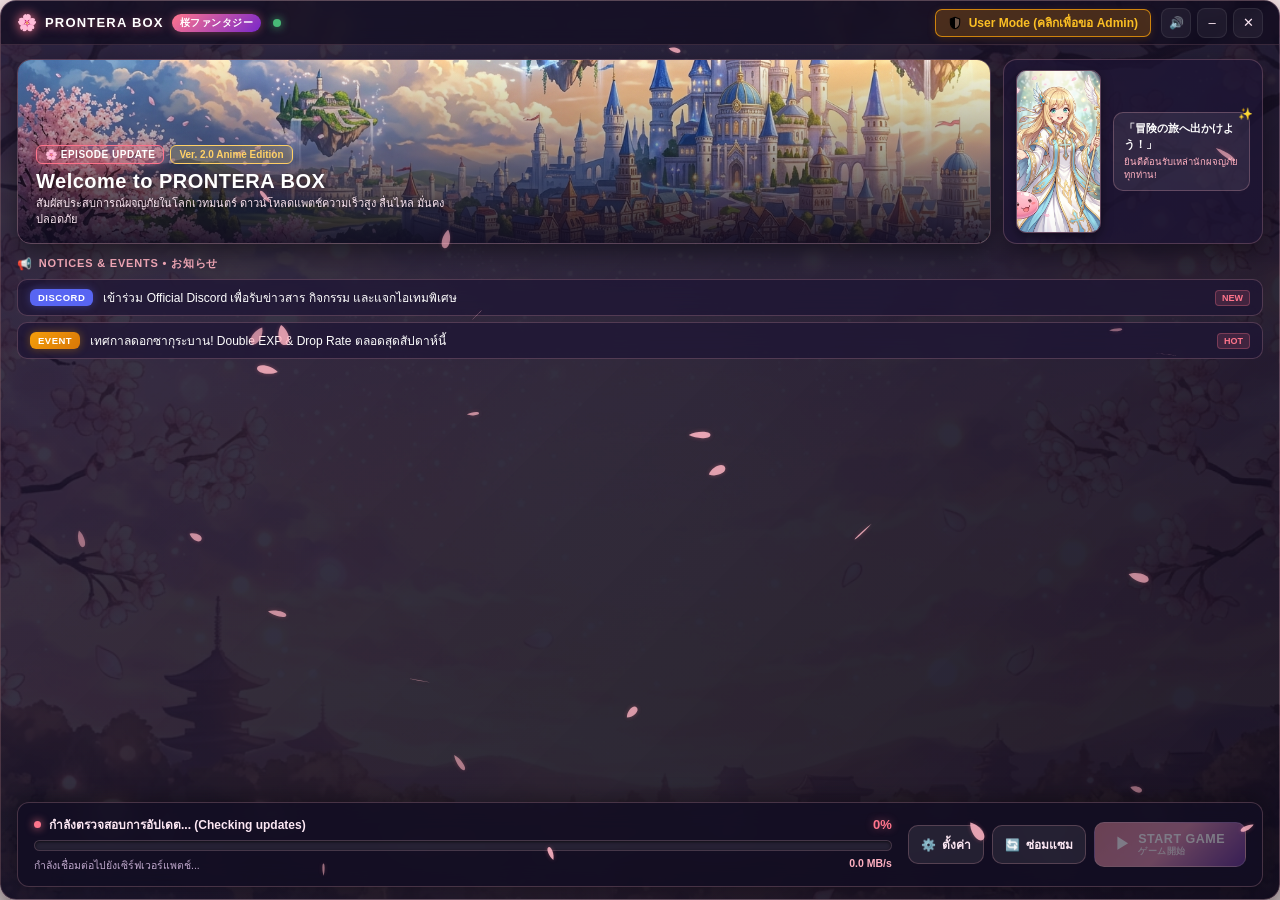
<file: themes/anime-sakura/index.html>
<!DOCTYPE html>
<html lang="ja">
<head>
    <meta charset="UTF-8">
    <meta name="viewport" content="width=device-width, initial-scale=1.0">
    <title>Sakura Anime Patcher</title>
    <link rel="stylesheet" href="style.css">
</head>
<body>
    <!-- Sakura Petals Canvas Background -->
    <canvas id="sakuraCanvas"></canvas>

    <div class="patcher-window">
        <!-- Titlebar -->
        <header class="titlebar" data-patcher-drag>
            <div class="server-badge">
                <span class="sakura-icon">🌸</span>
                <span class="server-title" id="serverTitle">PRONTERA BOX</span>
                <span class="server-jp-tag">桜ファンタジー</span>
                <span class="status-indicator online" title="Server Online"></span>
            </div>
            <div class="window-controls no-drag">
                <button type="button" class="admin-mode-btn user-mode no-drag sound-click" id="btnAdminMode" title="สลับโหมดสิทธิ์ผู้ดูแลระบบ (Run as Administrator)">
                    <svg class="shield-icon" width="14" height="14" viewBox="0 0 24 24" aria-hidden="true">
                        <path d="M12 2L4 5v6.09c0 5.05 3.41 9.76 8 10.91 4.59-1.15 8-5.86 8-10.91V5l-8-3z" fill="rgba(255,255,255,0.2)" stroke="#000" stroke-width="1.8" stroke-linejoin="round"/>
                        <path d="M12 2L4 5v6.09c0 5.05 3.41 9.76 8 10.91V2z" fill="#000"/>
                    </svg>
                    <span id="adminModeText">User Mode (คลิกเพื่อขอ Admin)</span>
                </button>
                <button type="button" class="win-btn sound-toggle no-drag" id="btnSoundToggle" title="Toggle Sound">&#128266;</button>
                <button type="button" class="win-btn minimize no-drag" onclick="window.PatcherAPI && window.PatcherAPI.minimize()" title="Minimize">&#8211;</button>
                <button type="button" class="win-btn close no-drag" onclick="window.PatcherAPI && window.PatcherAPI.close()" title="Close">&#10005;</button>
            </div>
        </header>

        <!-- Main Body -->
        <main class="main-content">
            <!-- Top Hero Grid: Banner + Mascot -->
            <section class="hero-grid">
                <!-- News Banner -->
                <div class="news-banner">
                    <img src="assets/banner.jpg" alt="Episode Banner" class="banner-img">
                    <div class="banner-gradient"></div>
                    <div class="banner-overlay">
                        <div class="banner-badges">
                            <span class="badge-sakura">🌸 EPISODE UPDATE</span>
                            <span class="badge-edition">Ver. 2.0 Anime Edition</span>
                        </div>
                        <h2 class="banner-title">Welcome to PRONTERA BOX</h2>
                        <p class="banner-subtitle">สัมผัสประสบการณ์ผจญภัยในโลกเวทมนตร์ ดาวน์โหลดแพตช์ความเร็วสูง ลื่นไหล มั่นคง ปลอดภัย</p>
                    </div>
                </div>

                <!-- Mascot Greeting Card -->
                <div class="mascot-card">
                    <div class="mascot-img-wrap">
                        <img src="assets/mascot.jpg" alt="Patcher Mascot Priestess" class="mascot-img">
                    </div>
                    <div class="mascot-bubble">
                        <span class="bubble-sparkle">✨</span>
                        <p class="bubble-text">「冒険の旅へ出かけよう！」<br><small>ยินดีต้อนรับเหล่านักผจญภัยทุกท่าน!</small></p>
                    </div>
                </div>
            </section>

            <!-- Notice & Event Board -->
            <section class="notice-board">
                <div class="notice-header">
                    <span class="notice-title-icon">📢</span>
                    <span class="notice-title-text">NOTICES & EVENTS • お知らせ</span>
                </div>
                <div class="notice-list">
                    <a href="https://discord.gg" target="_blank" rel="noopener noreferrer" class="notice-item">
                        <span class="notice-badge badge-discord">DISCORD</span>
                        <span class="notice-text">เข้าร่วม Official Discord เพื่อรับข่าวสาร กิจกรรม และแจกไอเทมพิเศษ</span>
                        <span class="notice-date">NEW</span>
                    </a>
                    <a href="#" target="_blank" rel="noopener noreferrer" class="notice-item" id="noticeLinkItem">
                        <span class="notice-badge badge-event">EVENT</span>
                        <span class="notice-text">เทศกาลดอกซากุระบาน! Double EXP & Drop Rate ตลอดสุดสัปดาห์นี้</span>
                        <span class="notice-date">HOT</span>
                    </a>
                </div>
            </section>

            <!-- Patch Progress & Action Controls -->
            <footer class="footer-controls">
                <div class="progress-section">
                    <div class="status-header">
                        <div class="status-label-group">
                            <span class="status-dot"></span>
                            <span class="status-label" id="statusText">กำลังตรวจสอบการอัปเดต... (Checking updates)</span>
                        </div>
                        <span class="status-percentage" id="percentText">0%</span>
                    </div>

                    <div class="progress-track">
                        <div class="progress-bar-fill" id="progressFill">
                            <div class="progress-shimmer"></div>
                        </div>
                    </div>

                    <div class="status-details">
                        <span class="detail-file" id="detailFile">กำลังเชื่อมต่อไปยังเซิร์ฟเวอร์แพตช์...</span>
                        <span class="detail-speed" id="detailSpeed">0.0 MB/s</span>
                    </div>
                </div>

                <div class="action-buttons">
                    <button class="btn btn-secondary sound-click" onclick="window.PatcherAPI && window.PatcherAPI.openSetup()" title="Settings">
                        <span class="btn-icon">⚙️</span>
                        <span class="btn-text">ตั้งค่า</span>
                    </button>
                    <button class="btn btn-secondary sound-click" onclick="window.PatcherAPI && window.PatcherAPI.forceRepatch()" title="Repair Game Files">
                        <span class="btn-icon">🔄</span>
                        <span class="btn-text">ซ่อมแซม</span>
                    </button>
                    <button class="btn btn-primary sound-click" id="btnPlay" onclick="window.PatcherAPI && window.PatcherAPI.startGame()" disabled>
                        <span class="btn-play-icon">▶</span>
                        <div class="btn-play-text">
                            <span class="play-main">START GAME</span>
                            <span class="play-sub">ゲーム開始</span>
                        </div>
                    </button>
                </div>
            </footer>
        </main>
    </div>

    <script src="script.js"></script>
</body>
</html>
</file>
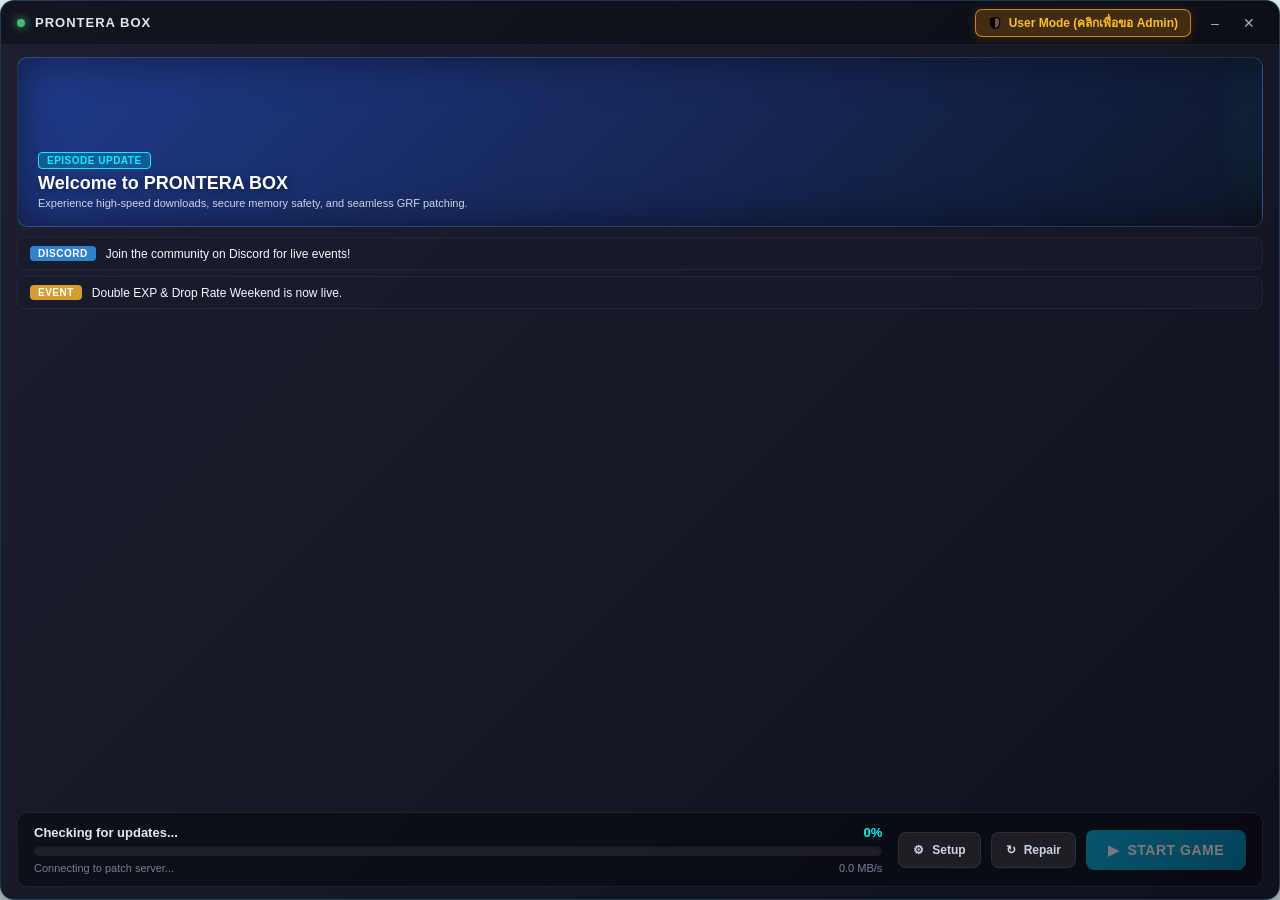
<file: themes/modern-cyber/index.html>
<!DOCTYPE html>
<html lang="en">
<head>
    <meta charset="UTF-8">
    <meta name="viewport" content="width=device-width, initial-scale=1.0">
    <title>Modern Ragnarok Patcher</title>
    <link rel="stylesheet" href="style.css">
</head>
<body>
    <div class="patcher-window">
        <!-- Titlebar -->
        <header class="titlebar" data-patcher-drag>
            <div class="server-badge">
                <span class="status-indicator online"></span>
                <span class="server-title" id="serverTitle">PRONTERA BOX</span>
            </div>
            <div class="window-controls no-drag">
                <button type="button" class="admin-mode-btn user-mode no-drag" id="btnAdminMode" title="สลับโหมดสิทธิ์ผู้ดูแลระบบ (Run as Administrator)">
                    <svg class="shield-icon" width="14" height="14" viewBox="0 0 24 24" aria-hidden="true">
                        <path d="M12 2L4 5v6.09c0 5.05 3.41 9.76 8 10.91 4.59-1.15 8-5.86 8-10.91V5l-8-3z" fill="rgba(255,255,255,0.2)" stroke="#000" stroke-width="1.8" stroke-linejoin="round"/>
                        <path d="M12 2L4 5v6.09c0 5.05 3.41 9.76 8 10.91V2z" fill="#000"/>
                    </svg>
                    <span id="adminModeText">User Mode (คลิกเพื่อขอ Admin)</span>
                </button>
                <button type="button" class="win-btn sound-toggle no-drag" id="btnBgmToggle" data-bgm-toggle data-bgm-auto-icon title="Toggle BGM" hidden>&#128266;</button>
                <button type="button" class="win-btn minimize no-drag" onclick="window.PatcherAPI && window.PatcherAPI.minimize()">&#8211;</button>
                <button type="button" class="win-btn close no-drag" onclick="window.PatcherAPI && window.PatcherAPI.close()">&#10005;</button>
            </div>
        </header>

        <!-- Main Body -->
        <main class="main-content">
            <!-- News / Banner Section -->
            <section class="news-container">
                <div class="news-banner">
                    <div class="banner-overlay">
                        <span class="banner-tag">EPISODE UPDATE</span>
                        <h2 class="banner-title">Welcome to PRONTERA BOX</h2>
                        <p class="banner-subtitle">Experience high-speed downloads, secure memory safety, and seamless GRF patching.</p>
                    </div>
                </div>
                
                <div class="notice-links">
                    <a href="https://discord.gg" target="_blank" rel="noopener noreferrer" class="notice-item">
                        <span class="notice-badge news">DISCORD</span>
                        <span class="notice-text">Join the community on Discord for live events!</span>
                    </a>
                    <a href="#" target="_blank" rel="noopener noreferrer" class="notice-item" id="noticeLinkItem">
                        <span class="notice-badge event">EVENT</span>
                        <span class="notice-text">Double EXP & Drop Rate Weekend is now live.</span>
                    </a>
                </div>
            </section>

            <!-- Patch Progress & Controls Section -->
            <footer class="footer-controls">
                <div class="progress-section">
                    <div class="status-header">
                        <span class="status-label" id="statusText">Checking for updates...</span>
                        <span class="status-percentage" id="percentText">0%</span>
                    </div>

                    <div class="progress-track">
                        <div class="progress-bar-fill" id="progressFill"></div>
                    </div>

                    <div class="status-details">
                        <span class="detail-file" id="detailFile">Connecting to patch server...</span>
                        <span class="detail-speed" id="detailSpeed">0.0 MB/s</span>
                    </div>
                </div>

                <div class="action-buttons">
                    <button class="btn btn-secondary" onclick="window.PatcherAPI && window.PatcherAPI.openSetup()">
                        <span class="btn-icon">&#9881;</span> Setup
                    </button>
                    <button class="btn btn-secondary" onclick="window.PatcherAPI && window.PatcherAPI.forceRepatch()">
                        <span class="btn-icon">&#8635;</span> Repair
                    </button>
                    <button class="btn btn-primary" id="btnPlay" onclick="window.PatcherAPI && window.PatcherAPI.startGame()" disabled>
                        <span class="btn-icon">&#9654;</span> START GAME
                    </button>
                </div>
            </footer>
        </main>
    </div>

    <script src="script.js"></script>
</body>
</html>
</file>
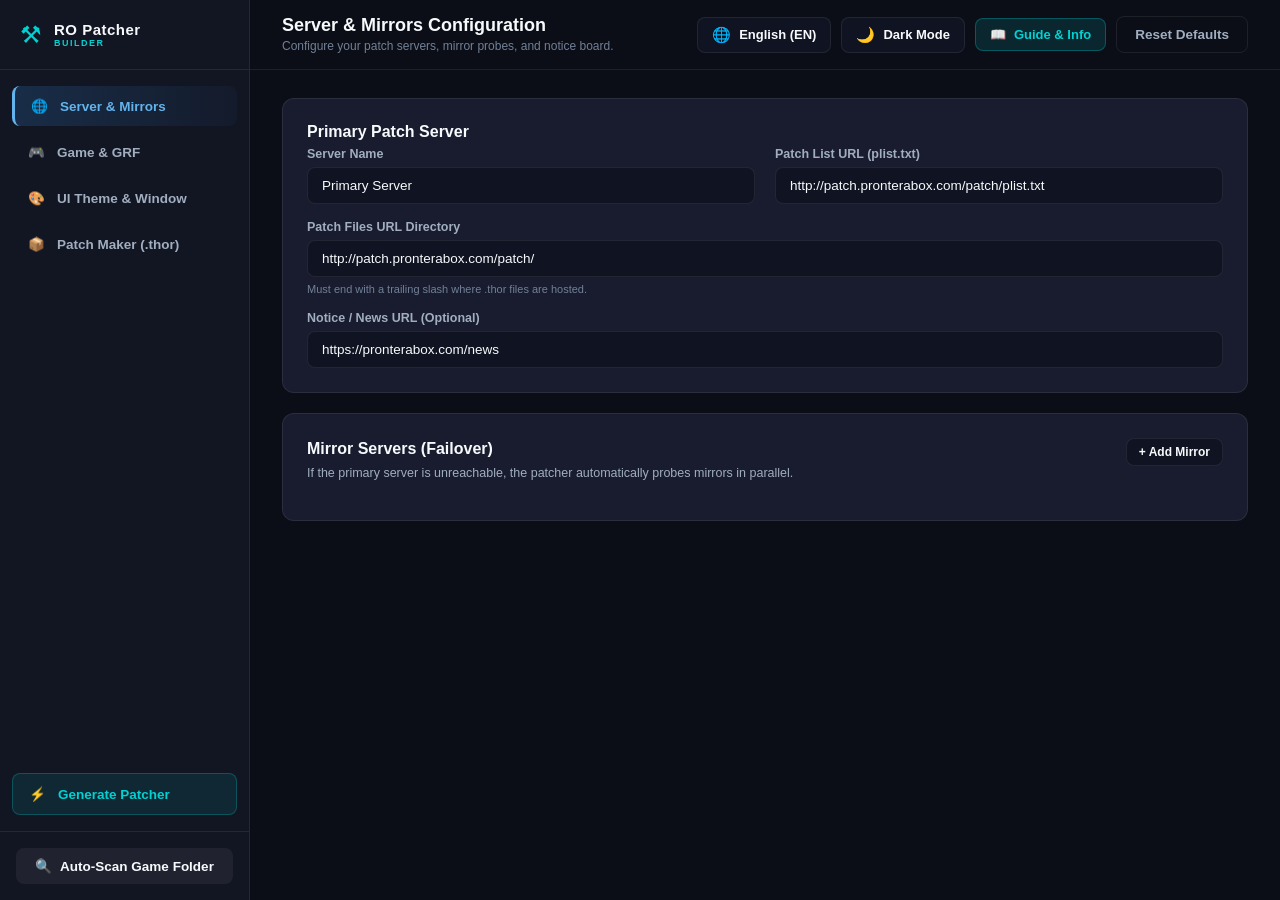
<file: apps/patcher-builder/src/index.html>
<!DOCTYPE html>
<html lang="en">
<head>
    <meta charset="UTF-8">
    <meta name="viewport" content="width=device-width, initial-scale=1.0">
    <meta name="color-scheme" content="dark light">
    <script src="theme-init.js"></script>
    <title>Modern RO Patcher Builder</title>
    <link rel="stylesheet" href="style.css">
    <script src="i18n.js"></script>
</head>
<body>
    <div class="app-layout">
        <!-- Sidebar Navigation -->
        <aside class="sidebar">
            <div class="sidebar-header">
                <div class="logo-icon">&#9874;</div>
                <div class="logo-title">
                    <span class="app-name" data-i18n="appName">RO Patcher</span>
                    <span class="app-badge" data-i18n="appBadge">BUILDER</span>
                </div>
            </div>

            <nav class="nav-menu">
                <button class="nav-item active" data-tab="tab-server">
                    <span class="nav-icon">&#127760;</span> <span data-i18n="navServer">Server &amp; Mirrors</span>
                </button>
                <button class="nav-item" data-tab="tab-client">
                    <span class="nav-icon">&#127918;</span> <span data-i18n="navClient">Game &amp; GRF</span>
                </button>
                <button class="nav-item" data-tab="tab-theme">
                    <span class="nav-icon">&#127912;</span> <span data-i18n="navTheme">UI Theme &amp; Window</span>
                </button>
                <button class="nav-item" data-tab="tab-maker">
                    <span class="nav-icon">&#128230;</span> <span data-i18n="navMaker">Patch Maker (.thor)</span>
                </button>
                <button class="nav-item generate-nav" data-tab="tab-generate">
                    <span class="nav-icon">&#9889;</span> <span data-i18n="navGenerate">Generate Patcher</span>
                </button>
            </nav>

            <div class="sidebar-footer">
                <button class="btn btn-scan" id="btnScanGame">
                    <span>&#128269;</span> <span data-i18n="btnScanGame">Auto-Scan Game Folder</span>
                </button>
            </div>
        </aside>

        <!-- Main Content Area -->
        <main class="main-panel">
            <!-- Topbar -->
            <header class="topbar">
                <div class="topbar-left">
                    <h1 class="page-title" id="pageTitle" data-i18n="tabServerTitle">Server &amp; Mirrors Configuration</h1>
                    <span class="page-desc" id="pageDesc" data-i18n="tabServerDesc">Configure your patch servers, mirror probes, and notice board.</span>
                </div>
                <div class="topbar-actions">
                    <button class="btn btn-lang-toggle" id="btnLangToggle" aria-label="Switch Language (TH / EN)" title="สลับภาษา / Switch Language">
                        <span class="lang-flag" id="langFlag">&#127760;</span>
                        <span class="lang-label" id="langLabel">English (EN)</span>
                    </button>
                    <button class="btn btn-theme-toggle" id="btnThemeToggle" aria-label="Toggle light or dark theme" title="Toggle Light / Dark Mode">
                        <span class="theme-icon" id="themeIcon">&#127769;</span>
                        <span class="theme-label" id="themeLabel">Dark Mode</span>
                    </button>
                    <button class="btn btn-info-trigger" id="btnOpenInfo" aria-label="User Guide and Function Information" title="คู่มือการใช้งานและรายละเอียดฟังก์ชัน">
                        <span class="btn-icon">&#128214;</span>
                        <span data-i18n="btnGuideInfo">Guide &amp; Info</span>
                    </button>
                    <button class="btn btn-outline" id="btnResetConfig" data-i18n="btnResetDefaults">Reset Defaults</button>
                </div>
            </header>

            <!-- Tab 1: Server & Mirrors -->
            <section class="tab-pane active" id="tab-server">
                <div class="card">
                    <h2 class="card-title" data-i18n="cardPrimaryServer">Primary Patch Server</h2>
                    <div class="form-grid">
                        <div class="form-group">
                            <label data-i18n="labelServerName">Server Name</label>
                            <input type="text" id="srvName" value="Primary Server" placeholder="e.g. Main CDN">
                        </div>
                        <div class="form-group">
                            <label data-i18n="labelPlistUrl">Patch List URL (plist.txt)</label>
                            <input type="text" id="srvPlist" value="http://patch.pronterabox.com/patch/plist.txt" placeholder="http://domain.com/patch/plist.txt">
                        </div>
                        <div class="form-group full-width">
                            <label data-i18n="labelPatchDir">Patch Files URL Directory</label>
                            <input type="text" id="srvPatch" value="http://patch.pronterabox.com/patch/" placeholder="http://domain.com/patch/">
                            <span class="form-hint" data-i18n="hintPatchDir">Must end with a trailing slash where .thor files are hosted.</span>
                        </div>
                        <div class="form-group full-width">
                            <label data-i18n="labelNoticeUrl">Notice / News URL (Optional)</label>
                            <input type="text" id="srvNotice" value="https://pronterabox.com/news" placeholder="https://domain.com/notice.html">
                        </div>
                    </div>
                </div>

                <div class="card">
                    <div class="card-header-flex">
                        <h2 class="card-title" data-i18n="cardMirrors">Mirror Servers (Failover)</h2>
                        <button class="btn btn-sm" id="btnAddMirror" data-i18n="btnAddMirror">+ Add Mirror</button>
                    </div>
                    <p class="card-subtitle" data-i18n="descMirrors">If the primary server is unreachable, the patcher automatically probes mirrors in parallel.</p>
                    <div class="mirror-list" id="mirrorList">
                        <!-- Dynamic mirror items -->
                    </div>
                </div>
            </section>

            <!-- Tab 2: Game & GRF Settings -->
            <section class="tab-pane" id="tab-client">
                <div class="card">
                    <h2 class="card-title" data-i18n="cardClientExec">Client Executable &amp; Launch Settings</h2>
                    <div class="form-grid">
                        <div class="form-group">
                            <label data-i18n="labelClientExe">Game Client Executable</label>
                            <input type="text" id="clientExe" value="_PRONTERA BOX.exe" placeholder="e.g. _PRONTERA BOX.exe or ragexe.exe">
                        </div>
                        <div class="form-group">
                            <label data-i18n="labelSetupExe">Setup / Settings Executable</label>
                            <input type="text" id="setupExe" value="_PRONTERA BOX - Settings.exe" placeholder="e.g. opensetup.exe">
                        </div>
                        <div class="form-group full-width">
                            <label data-i18n="labelLaunchArgs">Launch Arguments</label>
                            <input type="text" id="clientArgs" value="-1rag1" placeholder="-1rag1">
                            <span class="form-hint" data-i18n="hintLaunchArgs">Arguments required by your client or Gepard Shield / Anti-cheat.</span>
                        </div>
                    </div>
                </div>

                <div class="card">
                    <h2 class="card-title" data-i18n="cardGrfSettings">GRF Archive Merging &amp; Integrity</h2>
                    <div class="form-grid">
                        <div class="form-group">
                            <label data-i18n="labelDefaultGrf">Default Target GRF</label>
                            <input type="text" id="defaultGrf" value="_prontera_box.grf" placeholder="data.grf">
                        </div>
                        <div class="form-group">
                            <label data-i18n="labelConcurrentDl">Concurrent Download Streams</label>
                            <div class="slider-group">
                                <input type="range" id="concurrentDl" min="1" max="32" value="16">
                                <span class="slider-value" id="dlValue">16 streams</span>
                            </div>
                        </div>
                        <div class="form-group full-width toggle-grid">
                            <label class="toggle-card">
                                <input type="checkbox" id="checkInPlace" checked>
                                <span class="toggle-box"></span>
                                <div class="toggle-text">
                                    <strong data-i18n="toggleInplace">In-Place GRF Merging</strong>
                                    <small data-i18n="descInplace">Fastest merging by appending new file tables without rewriting entire multi-gigabyte GRF.</small>
                                </div>
                            </label>
                            <label class="toggle-card">
                                <input type="checkbox" id="checkCreateGrf" checked>
                                <span class="toggle-box"></span>
                                <div class="toggle-text">
                                    <strong data-i18n="toggleAutocreate">Auto-Create GRF</strong>
                                    <small data-i18n="descAutocreate">Automatically initializes an empty GRF v2.0 if target GRF doesn't exist.</small>
                                </div>
                            </label>
                            <label class="toggle-card">
                                <input type="checkbox" id="checkIntegrity" checked>
                                <span class="toggle-box"></span>
                                <div class="toggle-text">
                                    <strong data-i18n="toggleIntegrity">Verify Data Integrity</strong>
                                    <small data-i18n="descIntegrity">Enforces SHA-1 / Checksum validation on downloaded .thor packages before applying.</small>
                                </div>
                            </label>
                        </div>
                    </div>
                </div>
            </section>

            <!-- Tab 3: UI Theme & Window -->
            <section class="tab-pane" id="tab-theme">
                <div class="card">
                    <h2 class="card-title" data-i18n="cardWindowCustom">Window Customization</h2>
                    <div class="form-grid">
                        <div class="form-group">
                            <label data-i18n="labelWinTitle">Window Title</label>
                            <input type="text" id="winTitle" value="PRONTERA BOX - Patcher">
                        </div>
                        <div class="form-group">
                            <label data-i18n="labelDimensions">Dimensions (Width &times; Height)</label>
                            <div class="dimension-inputs">
                                <input type="number" id="winWidth" value="800">
                                <span>&times;</span>
                                <input type="number" id="winHeight" value="500">
                            </div>
                        </div>
                        <div class="form-group full-width toggle-grid">
                            <label class="toggle-card">
                                <input type="checkbox" id="winTransparent" checked>
                                <span class="toggle-box"></span>
                                <div class="toggle-text">
                                    <strong data-i18n="toggleTransparent">Transparent & Frameless Window</strong>
                                    <small data-i18n="descTransparent">Enables modern rounded corners and glassmorphism without Windows border titlebars.</small>
                                </div>
                            </label>
                            <label class="toggle-card">
                                <input type="checkbox" id="winResizable">
                                <span class="toggle-box"></span>
                                <div class="toggle-text">
                                    <strong data-i18n="toggleResizable">Resizable Window</strong>
                                    <small data-i18n="descResizable">Allow players to resize patcher window.</small>
                                </div>
                            </label>
                        </div>
                        <div class="form-group full-width">
                            <label data-i18n="labelCustomIcon">Custom Patcher Icon (.ico)</label>
                            <div class="input-with-btn">
                                <input type="text" id="customIcon" value="template-dist\default_icon.ico" placeholder="template-dist\default_icon.ico">
                                <button type="button" class="btn btn-outline btn-browse" data-browse-target="customIcon" data-browse-mode="file_ico">Browse...</button>
                            </div>
                            <span class="form-hint" data-i18n="hintCustomIcon">Will be embedded into the PE binary before attaching the overlay.</span>
                        </div>
                    </div>
                </div>

                <div class="card">
                    <h2 class="card-title" data-i18n="cardThemeTemplate">Web Theme Template</h2>
                    <div class="theme-selector">
                        <div class="theme-card active" data-theme="themes/modern-cyber">
                            <div class="theme-preview cyber-bg"></div>
                            <div class="theme-info">
                                <h3 data-i18n="themeCyberTitle">Modern Cyber Neon (Default)</h3>
                                <p data-i18n="themeCyberDesc">Sleek glassmorphism, glowing neon accents, and smooth animated progress.</p>
                            </div>
                        </div>
                        <div class="theme-card" data-theme="themes/anime-sakura">
                            <div class="theme-preview anime-bg"></div>
                            <div class="theme-info">
                                <h3 data-i18n="themeAnimeTitle">Sakura Anime Fantasy</h3>
                                <p data-i18n="themeAnimeDesc">Japanese anime fantasy style, floating sakura petals, sweet sound effects, and mascot artwork.</p>
                            </div>
                        </div>
                    </div>
                    <div class="form-group" style="margin-top: 16px;">
                        <label data-i18n="labelCustomThemeFolder">Or Custom Web Theme Folder Path</label>
                        <div class="input-with-btn">
                            <input type="text" id="customThemeFolder" placeholder="D:\Antigravity\patcher-builder\themes\modern-cyber">
                            <button type="button" class="btn btn-outline btn-browse" data-browse-target="customThemeFolder" data-browse-mode="folder">Browse...</button>
                        </div>
                    </div>
                    <div class="theme-bgm-status no-bgm" id="themeBgmStatus" role="status" aria-live="polite">
                        <span class="bgm-status-icon" id="themeBgmIcon">&#128263;</span>
                        <div class="bgm-status-text">
                            <strong id="themeBgmTitle">Checking theme assets...</strong>
                            <small id="themeBgmDesc">Optional assets/bgm.mp3 will be embedded automatically if present.</small>
                        </div>
                    </div>
                </div>
            </section>

            <!-- Tab 4: Patch Maker (.thor & plist) -->
            <section class="tab-pane" id="tab-maker">
                <div class="card">
                    <h2 class="card-title" data-i18n="cardCreateThor">Create THOR Patch (.thor)</h2>
                    <p class="card-subtitle" data-i18n="descCreateThor">Package your data updates into standard THOR format with zlib compression, Korean CP949 encoding, and file deletion list.</p>
                    
                    <!-- Output & Target Configuration -->
                    <div class="form-grid">
                        <div class="form-group full-width">
                            <label for="makerOutputThor" data-i18n="labelOutputThor">Output .thor File Path</label>
                            <div class="input-with-btn">
                                <input type="text" id="makerOutputThor" placeholder="D:\ro\patches\2026-11-update\001_items.thor" autocorrect="off" autocapitalize="none" spellcheck="false">
                                <button type="button" class="btn btn-outline btn-browse" data-browse-target="makerOutputThor" data-browse-mode="save_thor">Browse...</button>
                            </div>
                        </div>
                        <div class="form-group">
                            <label for="makerTargetGrf" data-i18n="labelTargetGrf">Target GRF Archive</label>
                            <input type="text" id="makerTargetGrf" value="_prontera_box.grf" placeholder="Leave empty for Default GRF" autocorrect="off" autocapitalize="none" spellcheck="false">
                            <span class="form-hint" data-i18n="hintTargetGrf">Leave empty to use the Default GRF specified in Patcher config.</span>
                        </div>
                        <div class="form-group toggle-card-standalone">
                            <label class="toggle-card" for="makerUseGrf">
                                <input type="checkbox" id="makerUseGrf" checked>
                                <span class="toggle-box"></span>
                                <div class="toggle-text">
                                    <strong data-i18n="toggleMergeGrf">Output Mode: RO - GRF (Merge into GRF)</strong>
                                    <small data-i18n="descMergeGrf">Uncheck for "File" mode to extract directly into the root game directory (e.g. System/*.lub, .exe, .dll).</small>
                                </div>
                            </label>
                        </div>
                        <div class="form-group full-width">
                            <label for="makerPlistPath" data-i18n="labelPlistPath">Auto-Update plist.txt (Optional)</label>
                            <div class="input-with-btn">
                                <input type="text" id="makerPlistPath" placeholder="D:\ro\patches\plist.txt" autocorrect="off" autocapitalize="none" spellcheck="false">
                                <button type="button" class="btn btn-outline btn-browse" data-browse-target="makerPlistPath" data-browse-mode="file_plist">Browse...</button>
                            </div>
                        </div>
                    </div>

                    <!-- Thor Maker Inner Sub-Tabs: Add File | Delete File -->
                    <div class="maker-subtabs" role="tablist" aria-label="Thor Maker Operations">
                        <button type="button" class="maker-subtab active" id="subtabBtnAdd" data-subtab="maker-pane-add" role="tab" aria-selected="true" aria-controls="maker-pane-add">
                            <span>&#10133;</span> <span data-i18n="subtabAddFile">Add File</span>
                        </button>
                        <button type="button" class="maker-subtab" id="subtabBtnDelete" data-subtab="maker-pane-delete" role="tab" aria-selected="false" aria-controls="maker-pane-delete">
                            <span>&#128465;</span> <span data-i18n="subtabDeleteFile">Delete File</span>
                            <span class="delete-count-badge" id="deleteCountBadge">0</span>
                        </button>
                    </div>

                    <!-- Sub-Pane 1: Add File -->
                    <div class="maker-subpane active" id="maker-pane-add" role="tabpanel" aria-labelledby="subtabBtnAdd">
                        <fieldset class="maker-fieldset">
                            <legend data-i18n="legendInputMode">Input Source Mode</legend>
                            <div class="radio-group">
                                <label class="radio-pill" for="modeDir">
                                    <input type="radio" id="modeDir" name="makerInputMode" value="directory" checked>
                                    <span data-i18n="radioModeDir">Directory</span>
                                </label>
                                <label class="radio-pill" for="modeSingle">
                                    <input type="radio" id="modeSingle" name="makerInputMode" value="single_file">
                                    <span data-i18n="radioModeSingle">Single File</span>
                                </label>
                                <label class="radio-pill" for="modeExe">
                                    <input type="radio" id="modeExe" name="makerInputMode" value="patcher_exe">
                                    <span data-i18n="radioModeExe">Patcher &amp; Game EXE</span>
                                </label>
                            </div>

                            <div class="form-group full-width" style="margin-top: 12px;">
                                <label for="makerInputDir" id="labelMakerInput" data-i18n="labelInputDir">Input Folder (Contains data/, System/, or files to patch)</label>
                                <div class="input-with-btn">
                                    <input type="text" id="makerInputDir" placeholder="D:\ro\patches\2026-11-update\data" autocorrect="off" autocapitalize="none" spellcheck="false">
                                    <button type="button" class="btn btn-outline btn-browse" id="btnMakerBrowseInput" data-browse-target="makerInputDir" data-browse-mode="folder">Browse...</button>
                                </div>
                            </div>

                            <div class="form-group full-width" id="singleFileTargetGroup" style="display: none; margin-top: 10px;">
                                <label for="makerSingleTarget" data-i18n="labelSingleTarget">Target Relative Path in GRF / Client (Optional)</label>
                                <input type="text" id="makerSingleTarget" placeholder="e.g. data\clientinfo.xml or System\itemInfo.lub (Leave blank to use filename)" autocorrect="off" autocapitalize="none" spellcheck="false">
                            </div>
                        </fieldset>

                        <div class="form-grid" style="margin-top: 14px;">
                            <fieldset class="maker-fieldset">
                                <legend data-i18n="legendCompLevel">Compression Level</legend>
                                <div class="radio-group">
                                    <label class="radio-pill" for="compLow">
                                        <input type="radio" id="compLow" name="makerCompLevel" value="1">
                                        <span data-i18n="radioCompLow">Low</span>
                                    </label>
                                    <label class="radio-pill" for="compMed">
                                        <input type="radio" id="compMed" name="makerCompLevel" value="6">
                                        <span data-i18n="radioCompMed">Medium</span>
                                    </label>
                                    <label class="radio-pill" for="compHigh">
                                        <input type="radio" id="compHigh" name="makerCompLevel" value="9" checked>
                                        <span data-i18n="radioCompHigh">High</span>
                                    </label>
                                </div>
                            </fieldset>

                            <fieldset class="maker-fieldset">
                                <legend data-i18n="legendEncoding">Options — Filenames in directory are...</legend>
                                <div class="radio-group">
                                    <label class="radio-pill" for="encUnicode">
                                        <input type="radio" id="encUnicode" name="makerEncoding" value="unicode" checked>
                                        <span data-i18n="radioEncUnicode">Unicode (CP949)</span>
                                    </label>
                                    <label class="radio-pill" for="encAscii">
                                        <input type="radio" id="encAscii" name="makerEncoding" value="ascii">
                                        <span data-i18n="radioEncAscii">ASCII (Win-1252)</span>
                                    </label>
                                </div>
                            </fieldset>
                        </div>
                    </div>

                    <!-- Sub-Pane 2: Delete File -->
                    <div class="maker-subpane" id="maker-pane-delete" role="tabpanel" aria-labelledby="subtabBtnDelete" hidden>
                        <div class="delete-pane-header">
                            <span class="delete-pane-label" data-i18n="labelDeleteList">List of files will be deleted</span>
                            <div class="delete-pane-actions">
                                <button type="button" class="btn btn-sm btn-outline" id="btnImportDeleteTxt">
                                    <span>&#128196;</span> <span data-i18n="btnImportTxt">Import .txt</span>
                                </button>
                                <button type="button" class="btn btn-sm btn-outline" id="btnImportDeleteClip">
                                    <span>&#128203;</span> <span data-i18n="btnImportClipboard">From Clipboard</span>
                                </button>
                                <button type="button" class="btn btn-sm btn-outline" id="btnClearDeleteList">
                                    <span>&#128465;</span> <span data-i18n="btnClearDelete">Clear All</span>
                                </button>
                            </div>
                        </div>

                        <div class="delete-list-box" id="makerDeleteList" role="list">
                            <!-- Populated dynamically by app.js -->
                        </div>

                        <div class="form-group full-width" style="margin-top: 12px;">
                            <label for="makerDeleteInput" data-i18n="labelAddDelete">Add to list (Target Relative Path)</label>
                            <div class="input-with-btn">
                                <input type="text" id="makerDeleteInput" placeholder="e.g. data\sprite\old_item.spr or System\old.lub" autocorrect="off" autocapitalize="none" spellcheck="false" enterkeyhint="done">
                                <button type="button" class="btn btn-primary" id="btnAddDeleteFile" data-i18n="btnAddDelete">Add!</button>
                            </div>
                        </div>
                    </div>

                    <div class="maker-actions">
                        <button type="button" class="btn btn-primary" id="btnBuildThor">
                            <span>&#128230;</span> <span data-i18n="btnBuildThor">Generate THOR Patch (.thor)</span>
                        </button>
                    </div>

                    <div class="maker-status-card" id="makerStatusCard" role="status" aria-live="polite" style="display: none;">
                        <div class="maker-status-icon" id="makerStatusIcon">&#10003;</div>
                        <div class="maker-status-details">
                            <strong id="makerStatusTitle">Patch Generated!</strong>
                            <span id="makerStatusMsg">Output saved successfully.</span>
                        </div>
                    </div>
                </div>
            </section>

            <!-- Tab 5: Generate Standalone Patcher -->
            <section class="tab-pane" id="tab-generate">
                <div class="card generate-card">
                    <div class="generate-hero">
                        <div class="hero-icon">&#9889;</div>
                        <h2 data-i18n="heroGenerateTitle">Generate Standalone Single Executable</h2>
                        <p data-i18n="heroGenerateDesc">Compiles all server configurations, themes, and assets into a single self-contained <code>.exe</code> file ready for player distribution. No additional folders or yaml files needed.</p>
                    </div>

                    <div class="form-grid" style="margin-top: 24px;">
                        <div class="form-group full-width">
                            <label data-i18n="labelGenOutput">Output Executable Destination</label>
                            <div class="input-with-btn">
                                <input type="text" id="genOutputPath" value="D:\ro\PRONTERA BOX\_PRONTERA BOX - Patcher.exe">
                                <button type="button" class="btn btn-outline btn-browse" data-browse-target="genOutputPath" data-browse-mode="save_exe">Browse...</button>
                            </div>
                        </div>
                        <div class="form-group full-width">
                            <label data-i18n="labelGenTemplate">Base Template Binary (patcher_base.exe)</label>
                            <div class="input-with-btn">
                                <input type="text" id="genTemplatePath" value="template-dist\patcher_base.exe">
                                <button type="button" class="btn btn-outline btn-browse" data-browse-target="genTemplatePath" data-browse-mode="file_exe">Browse...</button>
                            </div>
                        </div>
                    </div>

                    <div class="generate-button-wrapper">
                        <button class="btn btn-hero" id="btnGeneratePatcher">
                            <span>&#128640;</span> <span data-i18n="btnGeneratePatcher">GENERATE STANDALONE PATCHER (.EXE)</span>
                        </button>
                    </div>

                    <div class="result-banner" id="genResultBanner" style="display: none;">
                        <div class="result-icon" id="resIcon">&#10004;</div>
                        <div class="result-info">
                            <h3 id="resTitle">Build Completed Successfully!</h3>
                            <p id="resDesc">Your standalone patcher has been generated.</p>
                            <div class="result-meta" id="resMeta"></div>
                        </div>
                    </div>
                </div>
            </section>
        </main>
    </div>

    <!-- Scan Dialog Modal -->
    <div class="modal" id="scanModal">
        <div class="modal-dialog">
            <div class="modal-header">
                <h3 data-i18n="scanModalTitle">Auto-Scan Game Folder</h3>
                <button class="close-modal" id="closeScanModal">&times;</button>
            </div>
            <div class="modal-body">
                <p data-i18n="scanModalPrompt">Enter the path to your Ragnarok Online client directory:</p>
                <div class="input-with-btn" style="margin: 12px 0;">
                    <input type="text" id="scanDirInput" value="D:\ro\PRONTERA BOX" style="width: 100%;">
                    <button type="button" class="btn btn-outline btn-browse" data-browse-target="scanDirInput" data-browse-mode="folder">Browse...</button>
                </div>
                <div id="scanResults" class="scan-results-box" style="display: none;">
                    <!-- Auto-detected assets -->
                </div>
            </div>
            <div class="modal-footer">
                <button class="btn btn-outline" id="btnCancelScan" data-i18n="btnCancelScan">Cancel</button>
                <button class="btn btn-primary" id="btnDoScan" data-i18n="btnDoScan">Scan Folder</button>
            </div>
        </div>
    </div>

    <!-- Info & User Guide Modal Dialog (Modern Web Guidance compliant) -->
    <dialog id="infoDialog" class="info-dialog" aria-labelledby="infoDialogTitle" closedby="any">
        <div class="dialog-container">
            <header class="dialog-header">
                <div class="dialog-title-group">
                    <span class="dialog-badge" data-i18n="infoBadge">&#128214; USER GUIDE &amp; MANUAL</span>
                    <h2 id="infoDialogTitle" class="dialog-title" data-i18n="infoTitle">คู่มือและรายละเอียดฟังก์ชัน Modern RO Patcher Builder</h2>
                </div>
                <button type="button" class="dialog-close-btn" id="btnCloseInfo" aria-label="Close dialog">&#10005;</button>
            </header>

            <div class="dialog-body">
                <!-- Section 1: Overview -->
                <section class="info-section">
                    <h3 class="section-title" data-i18n="infoSec1Title">&#128640; 1. ภาพรวมของระบบ (System Overview)</h3>
                    <p data-i18n="infoSec1Text"><strong>Modern RO Patcher Builder</strong> คือเครื่องมือสร้างและจัดการโปรแกรม Client Patcher ยุคใหม่สำหรับ Ragnarok Online พัฒนาด้วย <strong>Rust 2021 + Microsoft Edge WebView2</strong></p>
                    <div class="info-tags">
                        <span class="info-tag" data-i18n="infoTag1">&#10004; ไม่ติด Anti-Virus (No False Positives)</span>
                        <span class="info-tag" data-i18n="infoTag2">&#10004; Single Executable (ไม่มี DLL ภายนอก)</span>
                        <span class="info-tag" data-i18n="infoTag3">&#10004; Multi-stream Download สูงสุด 32 เธรด</span>
                        <span class="info-tag" data-i18n="infoTag4">&#10004; In-Place GRF Merging รวดเร็ว ปลอดภัย</span>
                        <span class="info-tag" data-i18n="infoTag5">&#10004; Binary Overlay Engine (ROPATCH1)</span>
                    </div>
                </section>

                <!-- Section 2: Step-by-Step Guide -->
                <section class="info-section">
                    <h3 class="section-title" data-i18n="infoSec2Title">&#128203; 2. ขั้นตอนการใช้งานทีละ Step</h3>
                    <div class="step-card">
                        <div class="step-num">1</div>
                        <div class="step-content">
                            <h4 data-i18n="step1Title">Server &amp; Mirrors (ตั้งค่าเซิร์ฟเวอร์แพตช์)</h4>
                            <p data-i18n="step1Desc">ระบุ URL ของไฟล์รายการแพตช์ <code>plist.txt</code> และโฟลเดอร์เก็บไฟล์ <code>.thor</code> สามารถเพิ่ม <strong>Mirror Servers</strong> ได้ไม่จำกัด หากเซิร์ฟเวอร์หลักล่ม Patcher จะสลับไปโหลดจาก Mirror อัตโนมัติ</p>
                        </div>
                    </div>

                    <div class="step-card">
                        <div class="step-num">2</div>
                        <div class="step-content">
                            <h4 data-i18n="step2Title">Game &amp; GRF (ตั้งค่าตัวเกมและไฟล์ GRF)</h4>
                            <p data-i18n="step2Desc">ระบุชื่อไฟล์เกม (เช่น <code>_PRONTERA BOX.exe</code>), Arguments (เช่น <code>-1rag1</code>), ตัวตั้งค่ากราฟิก (เช่น <code>_PRONTERA BOX - Settings.exe</code>) และชื่อไฟล์ GRF หลัก พร้อมตั้งค่าความเร็วเธรดดาวน์โหลด (1–32 streams)</p>
                        </div>
                    </div>

                    <div class="step-card">
                        <div class="step-num">3</div>
                        <div class="step-content">
                            <h4 data-i18n="step3Title">UI Theme &amp; Window (ปรับแต่งหน้าตา Patcher)</h4>
                            <p data-i18n="step3Desc">เลือกขนาดหน้าต่าง (กว้าง x สูง), ความโปร่งแสง (Transparent Frameless), เลือกไฟล์ไอคอนเกม <code>.ico</code> และเลือกโฟลเดอร์ธีม Web UI (HTML/CSS) ตามต้องการ</p>
                        </div>
                    </div>

                    <div class="step-card">
                        <div class="step-num">4</div>
                        <div class="step-content">
                            <h4 data-i18n="step4Title">Patch Maker (เครื่องมือสร้างไฟล์แพตช์ .thor)</h4>
                            <p data-i18n="step4Desc">นำไฟล์เกมใหม่ ๆ เช่น <code>data/</code> วางในโฟลเดอร์ต้นทาง จากนั้นกดสร้างไฟล์ <code>.thor</code> พร้อมตั้งค่าให้เขียนทับไฟล์ <code>plist.txt</code> รันเลข Patch Index ให้อัตโนมัติ</p>
                        </div>
                    </div>

                    <div class="step-card">
                        <div class="step-num">5</div>
                        <div class="step-content">
                            <h4 data-i18n="step5Title">Generate Patcher (ส่งออกไฟล์ Patcher ตัวจริง)</h4>
                            <p data-i18n="step5Desc">กดปุ่ม <strong>GENERATE STANDALONE PATCHER</strong> ระบบจะนำ Config, Icon และ UI Theme ผสานเป็นไฟล์ <code>.exe</code> ตัวเดียวพร้อมแจกจ่ายให้ผู้เล่นได้ทันที!</p>
                        </div>
                    </div>
                </section>

                <!-- Section 3: Extra Features -->
                <section class="info-section">
                    <h3 class="section-title" data-i18n="infoSec3Title">&#128161; 3. ฟังก์ชันและเทคนิคพิเศษ</h3>
                    <ul class="info-list">
                        <li data-i18n="tip1"><strong>Auto-Scan Game Folder:</strong> ปุ่มลัดสีเขียวที่แถบเมนูด้านซ้าย ช่วยสแกนค้นหา Executable, Settings, และไฟล์ GRF ในโฟลเดอร์เกมให้อัตโนมัติในคลิกเดียว</li>
                        <li data-i18n="tip2"><strong>Light / Dark Mode:</strong> กดปุ่มสลับธีมที่มุมบนขวา เพื่อเลือกโทนสีตามความสบายตา (บันทึกจำค่าอัตโนมัติ)</li>
                        <li data-i18n="tip3"><strong>Self-Update Support:</strong> เมื่อสร้างแพตช์ที่มีไฟล์ Patcher ตัวใหม่ ตัว Patcher ของผู้เล่นจะอัปเดตตัวเองอัตโนมัติโดยไม่ต้องให้ผู้เล่นดาวน์โหลดใหม่</li>
                    </ul>
                </section>

                <!-- Section 4: Discord Community -->
                <section class="info-section info-discord-section">
                    <h3 class="section-title" data-i18n="infoDiscordTitle">&#128172; 4. กลุ่มคอมมูนิตี้ Discord และสอบถามข้อมูล</h3>
                    <p data-i18n="infoDiscordDesc">เข้าร่วมกลุ่ม Discord เพื่อพูดคุย แลกเปลี่ยนธีม สอบถามเทคนิค หรือแจ้งปัญหา:</p>
                    <div class="discord-card">
                        <div class="discord-badge">
                            <svg class="discord-svg" width="22" height="22" viewBox="0 0 24 24" fill="currentColor">
                                <path d="M20.317 4.37a19.791 19.791 0 0 0-4.885-1.515.074.074 0 0 0-.079.037c-.21.375-.444.864-.608 1.25a18.27 18.27 0 0 0-5.487 0 12.64 12.64 0 0 0-.617-1.25.077.077 0 0 0-.079-.037A19.736 19.736 0 0 0 3.677 4.37a.07.07 0 0 0-.032.027C.533 9.046-.32 13.58.099 18.057a.082.082 0 0 0 .031.057 19.9 19.9 0 0 0 5.993 3.03.078.078 0 0 0 .084-.028c.462-.63.874-1.295 1.226-1.994.021-.041.001-.09-.041-.106a13.107 13.107 0 0 1-1.872-.892.077.077 0 0 1-.008-.128 10.2 10.2 0 0 0 .372-.292.074.074 0 0 1 .077-.01c3.929 1.793 8.18 1.793 12.061 0a.074.074 0 0 1 .078.01c.12.098.246.198.373.292a.077.077 0 0 1-.006.127 12.299 12.299 0 0 1-1.873.894.077.077 0 0 0-.041.107c.36.698.772 1.362 1.225 1.993a.076.076 0 0 0 .084.028 19.839 19.839 0 0 0 6.002-3.03.077.077 0 0 0 .032-.054c.5-5.177-.838-9.674-3.549-13.66a.061.061 0 0 0-.031-.028zM8.02 15.33c-1.183 0-2.157-1.085-2.157-2.419 0-1.333.956-2.419 2.157-2.419 1.21 0 2.176 1.096 2.157 2.42 0 1.333-.956 2.418-2.157 2.418zm7.975 0c-1.183 0-2.157-1.085-2.157-2.419 0-1.333.955-2.419 2.157-2.419 1.21 0 2.176 1.096 2.157 2.42 0 1.333-.946 2.418-2.157 2.418z"/>
                            </svg>
                        </div>
                        <div class="discord-details">
                            <span class="discord-label">Discord Community :</span>
                            <a href="https://discord.gg/29eDECm49H" class="discord-link" target="_blank" rel="noopener noreferrer" data-external aria-label="Join Discord Community at https://discord.gg/29eDECm49H">
                                <span>https://discord.gg/29eDECm49H</span>
                                <span class="link-arrow">&#8599;</span>
                            </a>
                        </div>
                    </div>
                </section>
            </div>

            <footer class="dialog-footer">
                <button type="button" class="btn btn-primary" id="btnCloseInfoFooter" data-i18n="infoCloseBtn">เข้าใจแล้ว (Close)</button>
            </footer>
        </div>
    </dialog>

    <script src="app.js"></script>
</body>
</html>
</file>
<file: themes/anime-sakura/style.css>
:root {
    --sakura-pink: #ff758c;
    --sakura-light: #ffb1c1;
    --sakura-deep: #e84362;
    --sakura-glow: rgba(255, 117, 140, 0.45);
    --gold-accent: #ffd166;
    --anime-violet: #7928ca;
    
    --bg-overlay: rgba(15, 12, 30, 0.78);
    --card-bg: rgba(28, 20, 52, 0.68);
    --card-hover: rgba(45, 32, 82, 0.78);
    --border-glass: rgba(255, 182, 193, 0.22);
    --border-active: rgba(255, 117, 140, 0.6);
    
    --text-primary: #ffffff;
    --text-secondary: #fce7f3;
    --text-muted: #bfa8cc;
}

* {
    box-sizing: border-box;
    margin: 0;
    padding: 0;
    user-select: none;
    -webkit-user-drag: none;
}

body {
    font-family: -apple-system, BlinkMacSystemFont, "Segoe UI", "Hiragino Kaku Gothic ProN", "Meiryo", sans-serif;
    background: transparent;
    color: var(--text-primary);
    overflow: hidden;
    height: 100vh;
    display: flex;
    align-items: center;
    justify-content: center;
    position: relative;
}

/* Background Sakura Canvas */
#sakuraCanvas {
    position: fixed;
    top: 0;
    left: 0;
    width: 100%;
    height: 100%;
    pointer-events: none;
    z-index: 10;
}

/* Main Window */
.patcher-window {
    width: 100%;
    height: 100%;
    background: 
        linear-gradient(135deg, rgba(20, 15, 38, 0.82) 0%, rgba(12, 8, 25, 0.90) 100%),
        url("assets/background.jpg") center/cover no-repeat;
    backdrop-filter: blur(20px);
    -webkit-backdrop-filter: blur(20px);
    border: 1px solid var(--border-glass);
    border-radius: 16px;
    box-shadow: 0 25px 65px rgba(0, 0, 0, 0.85), 0 0 35px var(--sakura-glow);
    display: flex;
    flex-direction: column;
    overflow: hidden;
    position: relative;
    z-index: 2;
}

/* Titlebar */
.titlebar {
    height: 44px;
    background: rgba(14, 10, 28, 0.65);
    border-bottom: 1px solid rgba(255, 182, 193, 0.15);
    display: flex;
    align-items: center;
    justify-content: space-between;
    padding: 0 16px;
    cursor: grab;
    backdrop-filter: blur(8px);
}

.titlebar:active {
    cursor: grabbing;
}

.server-badge {
    display: flex;
    align-items: center;
    gap: 8px;
}

.sakura-icon {
    font-size: 16px;
    filter: drop-shadow(0 0 6px var(--sakura-pink));
    animation: gentle-spin 8s linear infinite;
}

@keyframes gentle-spin {
    0% { transform: rotate(0deg); }
    50% { transform: rotate(15deg); }
    100% { transform: rotate(0deg); }
}

.server-title {
    font-size: 13px;
    font-weight: 800;
    letter-spacing: 1.2px;
    color: #fff;
    text-transform: uppercase;
    text-shadow: 0 2px 8px rgba(255, 117, 140, 0.5);
}

.server-jp-tag {
    font-size: 10px;
    font-weight: 600;
    background: linear-gradient(135deg, var(--sakura-pink), var(--anime-violet));
    color: #fff;
    padding: 2px 8px;
    border-radius: 20px;
    letter-spacing: 0.5px;
    box-shadow: 0 0 10px rgba(255, 117, 140, 0.4);
}

.status-indicator {
    width: 8px;
    height: 8px;
    border-radius: 50%;
    margin-left: 4px;
}

.status-indicator.online {
    background: #48bb78;
    box-shadow: 0 0 10px #48bb78;
}

.window-controls {
    display: flex;
    align-items: center;
    gap: 6px;
    -webkit-app-region: no-drag;
}

.admin-mode-btn {
    height: 28px;
    padding: 0 12px;
    margin-right: 4px;
    border-radius: 7px;
    font-family: inherit;
    font-size: 12px;
    font-weight: 700;
    display: inline-flex;
    align-items: center;
    gap: 7px;
    transition: all 0.2s cubic-bezier(0.4, 0, 0.2, 1);
    -webkit-app-region: no-drag;
    white-space: nowrap;
}

.admin-mode-btn.user-mode {
    background: rgba(180, 105, 14, 0.32);
    border: 1px solid rgba(245, 158, 11, 0.78);
    color: #fbbf24;
    cursor: pointer;
    box-shadow: 0 2px 8px rgba(217, 119, 6, 0.2);
}

.admin-mode-btn.user-mode:hover {
    background: rgba(217, 119, 6, 0.45);
    border-color: #fbbf24;
    color: #fde68a;
    transform: translateY(-1px);
    box-shadow: 0 4px 12px rgba(245, 158, 11, 0.35);
}

.admin-mode-btn.admin-mode {
    background: rgba(16, 120, 88, 0.35);
    border: 1px solid rgba(16, 185, 129, 0.78);
    color: #34d399;
    cursor: default;
    box-shadow: 0 2px 8px rgba(16, 185, 129, 0.2);
}

.admin-mode-btn:focus-visible,
.win-btn:focus-visible,
.btn:focus-visible {
    outline: 2px solid currentColor;
    outline-offset: 2px;
}

.shield-icon {
    flex-shrink: 0;
    display: block;
}

.win-btn {
    width: 30px;
    height: 30px;
    background: rgba(255, 255, 255, 0.05);
    border: 1px solid rgba(255, 255, 255, 0.08);
    color: var(--text-secondary);
    border-radius: 8px;
    font-size: 13px;
    cursor: pointer;
    display: flex;
    align-items: center;
    justify-content: center;
    transition: all 0.2s cubic-bezier(0.4, 0, 0.2, 1);
    -webkit-app-region: no-drag;
}

.win-btn:hover {
    background: rgba(255, 117, 140, 0.25);
    border-color: var(--sakura-pink);
    color: #fff;
    transform: translateY(-1px);
}

.win-btn.close:hover {
    background: #e53e3e;
    border-color: #fc8181;
    color: #fff;
}

.win-btn.sound-toggle {
    font-size: 12px;
}

/* Main Content */
.main-content {
    flex: 1;
    display: flex;
    flex-direction: column;
    padding: 14px 16px 12px;
    gap: 12px;
    overflow: hidden;
    min-height: 0;
}

/* Top Hero Grid */
.hero-grid {
    display: flex;
    gap: 12px;
    height: 185px;
    flex-shrink: 0;
}

/* News Banner */
.news-banner {
    flex: 1.7;
    border-radius: 14px;
    border: 1px solid var(--border-glass);
    position: relative;
    overflow: hidden;
    box-shadow: 0 8px 24px rgba(0, 0, 0, 0.45), inset 0 0 30px rgba(0, 0, 0, 0.4);
    display: flex;
    align-items: flex-end;
    padding: 16px 18px;
}

.banner-img {
    position: absolute;
    top: 0;
    left: 0;
    width: 100%;
    height: 100%;
    object-fit: cover;
    transition: transform 0.6s ease;
    z-index: 1;
}

.news-banner:hover .banner-img {
    transform: scale(1.03);
}

.banner-gradient {
    position: absolute;
    top: 0;
    left: 0;
    width: 100%;
    height: 100%;
    background: linear-gradient(0deg, rgba(16, 11, 32, 0.92) 0%, rgba(16, 11, 32, 0.35) 55%, transparent 100%);
    z-index: 2;
}

.banner-overlay {
    position: relative;
    z-index: 3;
}

.banner-badges {
    display: flex;
    gap: 6px;
    margin-bottom: 6px;
}

.badge-sakura {
    padding: 3px 8px;
    background: rgba(255, 117, 140, 0.3);
    border: 1px solid var(--sakura-pink);
    border-radius: 6px;
    font-size: 10px;
    font-weight: 700;
    color: #fff;
    letter-spacing: 0.5px;
    box-shadow: 0 0 10px var(--sakura-glow);
}

.badge-edition {
    padding: 3px 8px;
    background: rgba(255, 209, 102, 0.2);
    border: 1px solid var(--gold-accent);
    border-radius: 6px;
    font-size: 10px;
    font-weight: 700;
    color: var(--gold-accent);
}

.banner-title {
    font-size: 20px;
    font-weight: 800;
    color: #fff;
    margin-bottom: 3px;
    text-shadow: 0 2px 10px rgba(0, 0, 0, 0.8), 0 0 15px rgba(255, 117, 140, 0.5);
    letter-spacing: 0.5px;
}

.banner-subtitle {
    font-size: 11px;
    color: var(--text-secondary);
    line-height: 1.4;
    text-shadow: 0 1px 4px rgba(0, 0, 0, 0.8);
    max-width: 440px;
}

/* Mascot Greeting Card */
.mascot-card {
    flex: 1;
    max-width: 260px;
    background: var(--card-bg);
    border: 1px solid var(--border-glass);
    border-radius: 14px;
    padding: 10px 12px;
    display: flex;
    align-items: center;
    gap: 12px;
    position: relative;
    box-shadow: 0 8px 24px rgba(0, 0, 0, 0.4);
    overflow: hidden;
}

.mascot-img-wrap {
    width: 85px;
    height: 100%;
    flex-shrink: 0;
    position: relative;
    border-radius: 10px;
    overflow: hidden;
    border: 1px solid rgba(255, 182, 193, 0.3);
    box-shadow: 0 4px 12px rgba(0, 0, 0, 0.4);
}

.mascot-img {
    width: 100%;
    height: 100%;
    object-fit: cover;
    object-position: top center;
    transition: transform 0.4s ease;
}

.mascot-card:hover .mascot-img {
    transform: scale(1.06);
}

.mascot-bubble {
    flex: 1;
    background: rgba(255, 255, 255, 0.08);
    border: 1px solid rgba(255, 182, 193, 0.25);
    border-radius: 10px;
    padding: 8px 10px;
    position: relative;
}

.bubble-sparkle {
    position: absolute;
    top: -6px;
    right: -4px;
    font-size: 12px;
    animation: pulse-glow 2s infinite alternate;
}

@keyframes pulse-glow {
    0% { transform: scale(0.9); opacity: 0.7; }
    100% { transform: scale(1.2); opacity: 1; filter: drop-shadow(0 0 6px var(--sakura-pink)); }
}

.bubble-text {
    font-size: 11px;
    font-weight: 700;
    color: #fff;
    line-height: 1.4;
}

.bubble-text small {
    font-size: 9.5px;
    font-weight: 500;
    color: var(--sakura-light);
    display: block;
    margin-top: 3px;
}

/* Notice & Event Board */
.notice-board {
    display: flex;
    flex-direction: column;
    gap: 8px;
}

.notice-header {
    display: flex;
    align-items: center;
    gap: 6px;
    font-size: 11px;
    font-weight: 700;
    color: var(--sakura-light);
    letter-spacing: 0.8px;
    text-transform: uppercase;
}

.notice-title-icon {
    font-size: 12px;
}

.notice-list {
    display: flex;
    flex-direction: column;
    gap: 6px;
}

.notice-item {
    background: var(--card-bg);
    border: 1px solid var(--border-glass);
    border-radius: 10px;
    padding: 8px 12px;
    display: flex;
    align-items: center;
    gap: 10px;
    text-decoration: none;
    transition: all 0.2s cubic-bezier(0.4, 0, 0.2, 1);
    backdrop-filter: blur(10px);
}

.notice-item:hover {
    background: var(--card-hover);
    border-color: var(--border-active);
    transform: translateX(4px);
    box-shadow: 0 4px 15px rgba(255, 117, 140, 0.2);
}

.notice-badge {
    padding: 3px 8px;
    border-radius: 6px;
    font-size: 9.5px;
    font-weight: 800;
    letter-spacing: 0.5px;
    flex-shrink: 0;
}

.badge-discord {
    background: #5865F2;
    color: #fff;
    box-shadow: 0 0 8px rgba(88, 101, 242, 0.4);
}

.badge-event {
    background: linear-gradient(135deg, #f59e0b, #d97706);
    color: #fff;
    box-shadow: 0 0 8px rgba(245, 158, 11, 0.4);
}

.notice-text {
    flex: 1;
    font-size: 12px;
    color: var(--text-primary);
    white-space: nowrap;
    overflow: hidden;
    text-overflow: ellipsis;
}

.notice-date {
    font-size: 9px;
    font-weight: 800;
    color: var(--sakura-pink);
    background: rgba(255, 117, 140, 0.15);
    border: 1px solid rgba(255, 117, 140, 0.3);
    padding: 2px 6px;
    border-radius: 4px;
}

/* Footer Controls */
.footer-controls {
    margin-top: auto;
    background: rgba(18, 13, 35, 0.85);
    border: 1px solid var(--border-glass);
    border-radius: 12px;
    padding: 12px 16px;
    display: flex;
    align-items: center;
    gap: 16px;
    flex-shrink: 0;
    backdrop-filter: blur(12px);
    box-shadow: 0 -4px 20px rgba(0, 0, 0, 0.3);
}

.progress-section {
    flex: 1;
    display: flex;
    flex-direction: column;
    gap: 6px;
    min-width: 0;
}

.status-header {
    display: flex;
    justify-content: space-between;
    align-items: center;
    font-size: 12px;
}

.status-label-group {
    display: flex;
    align-items: center;
    gap: 8px;
    min-width: 0;
}

.status-dot {
    width: 7px;
    height: 7px;
    border-radius: 50%;
    background: var(--sakura-pink);
    box-shadow: 0 0 8px var(--sakura-pink);
    flex-shrink: 0;
    animation: pulse-dot 1.5s infinite alternate;
}

@keyframes pulse-dot {
    0% { transform: scale(0.8); opacity: 0.6; }
    100% { transform: scale(1.2); opacity: 1; }
}

.status-label {
    font-weight: 600;
    color: var(--text-secondary);
    white-space: nowrap;
    overflow: hidden;
    text-overflow: ellipsis;
}

.status-percentage {
    font-weight: 800;
    font-size: 13px;
    color: var(--sakura-pink);
    text-shadow: 0 0 8px var(--sakura-glow);
    flex-shrink: 0;
}

.progress-track {
    width: 100%;
    height: 11px;
    background: rgba(255, 255, 255, 0.08);
    border-radius: 6px;
    overflow: hidden;
    box-shadow: inset 0 1px 3px rgba(0, 0, 0, 0.6);
    border: 1px solid rgba(255, 182, 193, 0.15);
    position: relative;
}

.progress-bar-fill {
    height: 100%;
    width: 0%;
    background: linear-gradient(90deg, #ff758c 0%, #ff7eb3 50%, #ffd166 100%);
    border-radius: 6px;
    box-shadow: 0 0 14px rgba(255, 117, 140, 0.7);
    transition: width 0.25s ease-out;
    position: relative;
    overflow: hidden;
}

.progress-shimmer {
    position: absolute;
    top: 0;
    left: -100%;
    width: 100%;
    height: 100%;
    background: linear-gradient(90deg, transparent, rgba(255, 255, 255, 0.5), transparent);
    animation: shimmer 1.8s infinite;
}

@keyframes shimmer {
    0% { left: -100%; }
    100% { left: 100%; }
}

.status-details {
    display: flex;
    justify-content: space-between;
    font-size: 10.5px;
    color: var(--text-muted);
}

.detail-file {
    white-space: nowrap;
    overflow: hidden;
    text-overflow: ellipsis;
    max-width: 70%;
}

.detail-speed {
    font-weight: 600;
    color: var(--sakura-light);
}

/* Action Buttons */
.action-buttons {
    display: flex;
    align-items: center;
    gap: 8px;
    flex-shrink: 0;
}

.btn {
    border: none;
    border-radius: 10px;
    cursor: pointer;
    font-size: 12px;
    font-weight: 700;
    display: flex;
    align-items: center;
    justify-content: center;
    gap: 6px;
    transition: all 0.25s cubic-bezier(0.4, 0, 0.2, 1);
}

.btn-secondary {
    background: rgba(255, 255, 255, 0.08);
    color: var(--text-secondary);
    padding: 9px 12px;
    border: 1px solid var(--border-glass);
}

.btn-secondary:hover {
    background: rgba(255, 117, 140, 0.2);
    border-color: var(--sakura-pink);
    color: #fff;
    transform: translateY(-2px);
    box-shadow: 0 4px 12px rgba(255, 117, 140, 0.25);
}

.btn-primary {
    background: linear-gradient(135deg, #ff758c 0%, #ff7eb3 50%, #7928ca 100%);
    color: #fff;
    padding: 10px 20px;
    font-size: 13px;
    letter-spacing: 0.5px;
    box-shadow: 0 4px 18px rgba(255, 117, 140, 0.45);
    border: 1px solid rgba(255, 255, 255, 0.25);
    position: relative;
    overflow: hidden;
}

.btn-primary:not(:disabled):hover {
    transform: translateY(-2px) scale(1.02);
    box-shadow: 0 8px 25px rgba(255, 117, 140, 0.65), 0 0 20px var(--sakura-glow);
    background: linear-gradient(135deg, #ff8da1 0%, #ff6b8b 50%, #9038ea 100%);
}

.btn-primary:disabled {
    opacity: 0.45;
    cursor: not-allowed;
    box-shadow: none;
    filter: grayscale(40%);
}

.btn-play-icon {
    font-size: 15px;
    margin-right: 2px;
}

.btn-play-text {
    display: flex;
    flex-direction: column;
    text-align: left;
    line-height: 1.1;
}

.play-main {
    font-size: 12.5px;
    font-weight: 800;
}

.play-sub {
    font-size: 8.5px;
    font-weight: 600;
    opacity: 0.85;
}

/* Pulsing effect when ready */
.btn-primary.pulse {
    animation: btn-pulse 1.8s infinite;
}

@keyframes btn-pulse {
    0% { box-shadow: 0 0 0 0 rgba(255, 117, 140, 0.7); }
    70% { box-shadow: 0 0 0 12px rgba(255, 117, 140, 0); }
    100% { box-shadow: 0 0 0 0 rgba(255, 117, 140, 0); }
}
</file>
<file: themes/modern-cyber/style.css>
:root {
    --bg-dark: #0f111a;
    --card-bg: rgba(23, 27, 44, 0.75);
    --border-color: rgba(99, 179, 237, 0.2);
    --accent-blue: #3182ce;
    --accent-cyan: #00f2fe;
    --accent-glow: rgba(0, 242, 254, 0.35);
    --text-primary: #f7fafc;
    --text-secondary: #a0aec0;
    --text-muted: #718096;
}

* {
    box-sizing: border-box;
    margin: 0;
    padding: 0;
    user-select: none;
    -webkit-user-drag: none;
}

body {
    font-family: -apple-system, BlinkMacSystemFont, "Segoe UI", Roboto, Oxygen, Ubuntu, Cantarell, sans-serif;
    background: transparent;
    color: var(--text-primary);
    overflow: hidden;
    height: 100vh;
    display: flex;
    align-items: center;
    justify-content: center;
}

.patcher-window {
    width: 100%;
    height: 100%;
    background: linear-gradient(135deg, rgba(16, 20, 36, 0.95) 0%, rgba(10, 13, 24, 0.98) 100%);
    backdrop-filter: blur(20px);
    border: 1px solid var(--border-color);
    border-radius: 14px;
    box-shadow: 0 25px 60px rgba(0, 0, 0, 0.75), 0 0 40px var(--accent-glow);
    display: flex;
    flex-direction: column;
    overflow: hidden;
}

/* Header */
.titlebar {
    height: 44px;
    background: rgba(0, 0, 0, 0.35);
    border-bottom: 1px solid rgba(255, 255, 255, 0.06);
    display: flex;
    align-items: center;
    justify-content: space-between;
    padding: 0 16px;
    cursor: grab;
}

.titlebar:active {
    cursor: grabbing;
}

.server-badge {
    display: flex;
    align-items: center;
    gap: 10px;
}

.status-indicator {
    width: 8px;
    height: 8px;
    border-radius: 50%;
    background: #48bb78;
    box-shadow: 0 0 10px #48bb78;
}

.server-title {
    font-size: 13px;
    font-weight: 700;
    letter-spacing: 1px;
    color: #e2e8f0;
    text-transform: uppercase;
}

.window-controls {
    display: flex;
    align-items: center;
    gap: 6px;
    -webkit-app-region: no-drag;
}

.admin-mode-btn {
    height: 28px;
    padding: 0 12px;
    margin-right: 4px;
    border-radius: 7px;
    font-family: inherit;
    font-size: 12px;
    font-weight: 700;
    display: inline-flex;
    align-items: center;
    gap: 7px;
    transition: all 0.2s cubic-bezier(0.4, 0, 0.2, 1);
    -webkit-app-region: no-drag;
    white-space: nowrap;
}

.admin-mode-btn.user-mode {
    background: rgba(180, 105, 14, 0.32);
    border: 1px solid rgba(245, 158, 11, 0.78);
    color: #fbbf24;
    cursor: pointer;
    box-shadow: 0 2px 8px rgba(217, 119, 6, 0.2);
}

.admin-mode-btn.user-mode:hover {
    background: rgba(217, 119, 6, 0.45);
    border-color: #fbbf24;
    color: #fde68a;
    transform: translateY(-1px);
    box-shadow: 0 4px 12px rgba(245, 158, 11, 0.35);
}

.admin-mode-btn.admin-mode {
    background: rgba(16, 120, 88, 0.35);
    border: 1px solid rgba(16, 185, 129, 0.78);
    color: #34d399;
    cursor: default;
    box-shadow: 0 2px 8px rgba(16, 185, 129, 0.2);
}

.admin-mode-btn:focus-visible,
.win-btn:focus-visible,
.btn:focus-visible {
    outline: 2px solid currentColor;
    outline-offset: 2px;
}

.shield-icon {
    flex-shrink: 0;
    display: block;
}

.win-btn {
    width: 28px;
    height: 28px;
    background: none;
    border: none;
    color: var(--text-secondary);
    border-radius: 6px;
    font-size: 14px;
    cursor: pointer;
    display: flex;
    align-items: center;
    justify-content: center;
    transition: all 0.2s;
    -webkit-app-region: no-drag;
}

.win-btn:hover {
    background: rgba(255, 255, 255, 0.1);
    color: #fff;
}

.win-btn.close:hover {
    background: #e53e3e;
    color: #fff;
}

.win-btn.sound-toggle {
    font-size: 13px;
}

.win-btn.sound-toggle[hidden] {
    display: none;
}

.win-btn.sound-toggle.is-muted {
    opacity: 0.6;
}

/* Main */
.main-content {
    flex: 1;
    display: flex;
    flex-direction: column;
    padding: 12px 16px;
    gap: 10px;
    overflow: hidden;
    min-height: 0;
}

/* News */
.news-container {
    display: flex;
    flex-direction: column;
    gap: 10px;
}

.news-banner {
    height: 170px;
    background: linear-gradient(135deg, #1e3a8a 0%, #0f172a 100%);
    border-radius: 10px;
    border: 1px solid rgba(255, 255, 255, 0.1);
    display: flex;
    align-items: flex-end;
    padding: 16px 20px;
    position: relative;
    overflow: hidden;
    box-shadow: inset 0 0 40px rgba(0, 0, 0, 0.5);
}

.news-banner::before {
    content: "";
    position: absolute;
    top: -50%;
    right: -20%;
    width: 300px;
    height: 300px;
    background: radial-gradient(circle, rgba(0, 242, 254, 0.2) 0%, transparent 70%);
    border-radius: 50%;
}

.banner-overlay {
    position: relative;
    z-index: 2;
}

.banner-tag {
    display: inline-block;
    padding: 2px 8px;
    background: rgba(0, 242, 254, 0.2);
    border: 1px solid var(--accent-cyan);
    border-radius: 4px;
    font-size: 10px;
    font-weight: 700;
    color: var(--accent-cyan);
    margin-bottom: 4px;
    letter-spacing: 0.5px;
}

.banner-title {
    font-size: 18px;
    font-weight: 800;
    color: #fff;
    margin-bottom: 2px;
    text-shadow: 0 2px 10px rgba(0, 0, 0, 0.5);
}

.banner-subtitle {
    font-size: 11px;
    color: #cbd5e0;
    line-height: 1.3;
    max-width: 500px;
}

.notice-links {
    display: flex;
    flex-direction: column;
    gap: 6px;
}

.notice-item {
    background: var(--card-bg);
    border: 1px solid rgba(255, 255, 255, 0.05);
    border-radius: 8px;
    padding: 8px 12px;
    display: flex;
    align-items: center;
    gap: 10px;
    text-decoration: none;
    transition: all 0.2s;
}

.notice-item:hover {
    background: rgba(49, 130, 206, 0.2);
    border-color: rgba(99, 179, 237, 0.4);
    transform: translateX(4px);
}

.notice-badge {
    padding: 2px 8px;
    border-radius: 4px;
    font-size: 10px;
    font-weight: 700;
    letter-spacing: 0.5px;
}

.notice-badge.news { background: #3182ce; color: #fff; }
.notice-badge.event { background: #d69e2e; color: #fff; }

.notice-text {
    font-size: 12px;
    color: var(--text-primary);
    white-space: nowrap;
    overflow: hidden;
    text-overflow: ellipsis;
}

/* Footer Controls */
.footer-controls {
    margin-top: auto;
    background: rgba(0, 0, 0, 0.4);
    border: 1px solid rgba(255, 255, 255, 0.08);
    border-radius: 10px;
    padding: 12px 16px;
    display: flex;
    align-items: center;
    gap: 16px;
    flex-shrink: 0;
}

.progress-section {
    flex: 1;
    display: flex;
    flex-direction: column;
    gap: 6px;
}

.status-header {
    display: flex;
    justify-content: space-between;
    font-size: 13px;
}

.status-label {
    font-weight: 600;
    color: #e2e8f0;
}

.status-percentage {
    font-weight: 700;
    color: var(--accent-cyan);
}

.progress-track {
    width: 100%;
    height: 10px;
    background: rgba(255, 255, 255, 0.08);
    border-radius: 5px;
    overflow: hidden;
    box-shadow: inset 0 1px 3px rgba(0, 0, 0, 0.4);
}

.progress-bar-fill {
    height: 100%;
    width: 0%;
    background: linear-gradient(90deg, #3182ce 0%, #00f2fe 100%);
    border-radius: 5px;
    box-shadow: 0 0 12px rgba(0, 242, 254, 0.6);
    transition: width 0.25s ease-out;
}

.status-details {
    display: flex;
    justify-content: space-between;
    font-size: 11px;
    color: var(--text-muted);
}

/* Buttons */
.action-buttons {
    display: flex;
    align-items: center;
    gap: 10px;
}

.btn {
    border: none;
    border-radius: 8px;
    cursor: pointer;
    font-size: 13px;
    font-weight: 700;
    display: flex;
    align-items: center;
    justify-content: center;
    gap: 8px;
    transition: all 0.2s cubic-bezier(0.4, 0, 0.2, 1);
}

.btn-secondary {
    background: rgba(255, 255, 255, 0.08);
    color: #cbd5e0;
    padding: 10px 14px;
    font-size: 12px;
    border: 1px solid rgba(255, 255, 255, 0.08);
}

.btn-secondary:hover {
    background: rgba(255, 255, 255, 0.15);
    color: #fff;
    border-color: rgba(255, 255, 255, 0.2);
}

.btn-primary {
    background: linear-gradient(135deg, #00b4db 0%, #0083b0 100%);
    color: #fff;
    padding: 12px 22px;
    font-size: 14px;
    letter-spacing: 0.5px;
    box-shadow: 0 4px 15px rgba(0, 180, 219, 0.35);
}

.btn-primary:not(:disabled):hover {
    transform: translateY(-2px);
    box-shadow: 0 8px 25px rgba(0, 242, 254, 0.5);
    background: linear-gradient(135deg, #00f2fe 0%, #4facfe 100%);
}

.btn-primary:disabled {
    opacity: 0.45;
    cursor: not-allowed;
    box-shadow: none;
}
</file>
<file: apps/patcher-builder/src/style.css>
:root {
    color-scheme: light dark;

    /* Dark Mode Defaults */
    --bg-base: #0c0e17;
    --bg-sidebar: #121522;
    --bg-card: #181c2e;
    --bg-input: #101321;
    --border-color: rgba(255, 255, 255, 0.08);
    --border-focus: #3182ce;
    --accent-blue: #3182ce;
    --accent-cyan: #00d2d3;
    --accent-purple: #805ad5;
    --text-main: #f7fafc;
    --text-muted: #a0aec0;
    --text-dark: #718096;
    --hover-bg: rgba(255, 255, 255, 0.06);
    --hover-bg-strong: rgba(255, 255, 255, 0.12);
    --nav-active-text: #63b3ed;
    --nav-active-border: #63b3ed;
    --status-success: #48bb78;
    --dialog-bg: #181c2e;
    --dialog-overlay: rgba(0, 0, 0, 0.75);

    &:has(> head > meta[name="color-scheme"][content="dark"]) {
        color-scheme: dark;
    }
    &:has(> head > meta[name="color-scheme"][content="light"]) {
        color-scheme: light;
    }
}

/* Light Mode Overrides */
:root[data-theme="light"],
:root:has(> head > meta[name="color-scheme"][content="light"]) {
    color-scheme: light;
    --bg-base: #f0f4f8;
    --bg-sidebar: #ffffff;
    --bg-card: #ffffff;
    --bg-input: #f8fafc;
    --border-color: rgba(0, 0, 0, 0.14);
    --border-focus: #2b6cb0;
    --accent-blue: #2b6cb0;
    --accent-cyan: #006d71;
    --accent-purple: #6b46c1;
    --text-main: #0f172a;
    --text-muted: #334155;
    --text-dark: #475569;
    --hover-bg: rgba(15, 23, 42, 0.07);
    --hover-bg-strong: rgba(15, 23, 42, 0.13);
    --nav-active-text: #1e40af;
    --nav-active-border: #2563eb;
    --status-success: #22543d;
    --dialog-bg: #ffffff;
    --dialog-overlay: rgba(15, 23, 42, 0.5);
}

@supports (color: light-dark(white, black)) {
    :root {
        --hover-bg: light-dark(rgba(15, 23, 42, 0.07), rgba(255, 255, 255, 0.06));
        --hover-bg-strong: light-dark(rgba(15, 23, 42, 0.13), rgba(255, 255, 255, 0.12));
        --nav-active-text: light-dark(#1e40af, #63b3ed);
        --nav-active-border: light-dark(#2563eb, #63b3ed);
    }
}

* {
    box-sizing: border-box;
    margin: 0;
    padding: 0;
    font-family: -apple-system, BlinkMacSystemFont, "Segoe UI", Roboto, Oxygen, Ubuntu, Cantarell, sans-serif;
    user-select: none;
}

body {
    background: var(--bg-base);
    color: var(--text-main);
    overflow: hidden;
    height: 100vh;
}

.app-layout {
    display: flex;
    height: 100vh;
    width: 100vw;
}

/* Sidebar */
.sidebar {
    width: 250px;
    background: var(--bg-sidebar);
    border-right: 1px solid var(--border-color);
    display: flex;
    flex-direction: column;
}

.sidebar-header {
    height: 70px;
    padding: 0 20px;
    display: flex;
    align-items: center;
    gap: 12px;
    border-bottom: 1px solid var(--border-color);
}

.logo-icon {
    font-size: 24px;
    color: var(--accent-cyan);
}

.logo-title {
    display: flex;
    flex-direction: column;
}

.app-name {
    font-size: 15px;
    font-weight: 700;
    letter-spacing: 0.5px;
}

.app-badge {
    font-size: 9px;
    font-weight: 800;
    letter-spacing: 1.5px;
    color: var(--accent-cyan);
}

.nav-menu {
    flex: 1;
    padding: 16px 12px;
    display: flex;
    flex-direction: column;
    gap: 6px;
}

.nav-item {
    background: none;
    border: none;
    color: var(--text-muted);
    padding: 12px 16px;
    border-radius: 8px;
    font-size: 13.5px;
    font-weight: 600;
    display: flex;
    align-items: center;
    gap: 12px;
    cursor: pointer;
    text-align: left;
    transition: all 0.2s;
}

.nav-item:hover {
    background: var(--hover-bg);
    color: var(--text-main);
}

.nav-item.active {
    background: linear-gradient(90deg, rgba(49, 130, 206, 0.22) 0%, rgba(49, 130, 206, 0.05) 100%);
    color: var(--nav-active-text);
    border-left: 3px solid var(--nav-active-border);
}

.nav-item.generate-nav {
    margin-top: auto;
    background: rgba(0, 210, 211, 0.1);
    color: var(--accent-cyan);
    border: 1px solid rgba(0, 210, 211, 0.25);
}

.nav-item.generate-nav.active, .nav-item.generate-nav:hover {
    background: rgba(0, 210, 211, 0.22);
    color: var(--text-main);
    border-color: var(--accent-cyan);
}

.sidebar-footer {
    padding: 16px;
    border-top: 1px solid var(--border-color);
}

.btn-scan {
    width: 100%;
    background: var(--hover-bg);
    color: var(--text-main);
    border: 1px solid var(--border-color);
    padding: 10px;
    border-radius: 8px;
    font-size: 12.5px;
    font-weight: 600;
    cursor: pointer;
    display: flex;
    align-items: center;
    justify-content: center;
    gap: 8px;
    transition: all 0.2s;
}

.btn-scan:hover {
    background: var(--hover-bg-strong);
}

/* Main Panel */
.main-panel {
    flex: 1;
    display: flex;
    flex-direction: column;
    overflow-y: auto;
}

.topbar {
    height: 70px;
    padding: 0 32px;
    display: flex;
    align-items: center;
    justify-content: space-between;
    border-bottom: 1px solid var(--border-color);
    background: var(--bg-base);
}

.page-title {
    font-size: 18px;
    font-weight: 700;
}

.page-desc {
    font-size: 12px;
    color: var(--text-dark);
}

/* Tab Panes */
.tab-pane {
    display: none;
    padding: 28px 32px;
    flex-direction: column;
    gap: 20px;
}

.tab-pane.active {
    display: flex;
}

/* Cards */
.card {
    background: var(--bg-card);
    border: 1px solid var(--border-color);
    border-radius: 12px;
    padding: 24px;
}

.card-title {
    font-size: 16px;
    font-weight: 700;
    margin-bottom: 6px;
    color: var(--text-main);
}

.card-subtitle {
    font-size: 12.5px;
    color: var(--text-muted);
    margin-bottom: 16px;
}

.card-header-flex {
    display: flex;
    justify-content: space-between;
    align-items: center;
}

/* Forms */
.form-grid {
    display: grid;
    grid-template-columns: 1fr 1fr;
    gap: 16px 20px;
}

.form-group {
    display: flex;
    flex-direction: column;
    gap: 6px;
}

.form-group.full-width {
    grid-column: 1 / -1;
}

label {
    font-size: 12.5px;
    font-weight: 600;
    color: var(--text-muted);
}

input[type="text"], input[type="number"] {
    background: var(--bg-input);
    border: 1px solid var(--border-color);
    border-radius: 8px;
    padding: 10px 14px;
    color: var(--text-main);
    font-size: 13.5px;
    outline: none;
    transition: all 0.2s;
    user-select: text;
}

input[type="text"]:focus, input[type="number"]:focus {
    border-color: var(--border-focus);
    box-shadow: 0 0 0 2px rgba(49, 130, 206, 0.2);
}

.form-hint {
    font-size: 11px;
    color: var(--text-dark);
}

.dimension-inputs {
    display: flex;
    align-items: center;
    gap: 10px;
}

.dimension-inputs input {
    flex: 1;
}

.slider-group {
    display: flex;
    align-items: center;
    gap: 14px;
}

.slider-group input {
    flex: 1;
}

.slider-value {
    font-size: 13px;
    font-weight: 700;
    color: var(--accent-cyan);
    min-width: 80px;
}

/* Toggles */
.toggle-grid {
    display: grid;
    grid-template-columns: 1fr 1fr 1fr;
    gap: 12px;
}

.toggle-card {
    background: var(--bg-input);
    border: 1px solid var(--border-color);
    border-radius: 8px;
    padding: 12px;
    display: flex;
    gap: 10px;
    cursor: pointer;
    align-items: flex-start;
}

.toggle-card input[type="checkbox"] {
    margin-top: 2px;
    accent-color: var(--accent-blue);
    width: 16px;
    height: 16px;
    cursor: pointer;
}

.toggle-text {
    display: flex;
    flex-direction: column;
    gap: 2px;
}

.toggle-text strong {
    font-size: 12.5px;
    color: var(--text-main);
}

.toggle-text small {
    font-size: 11px;
    color: var(--text-dark);
    line-height: 1.3;
}

/* Buttons */
.btn {
    border: none;
    border-radius: 8px;
    padding: 10px 18px;
    font-size: 13.5px;
    font-weight: 600;
    cursor: pointer;
    display: inline-flex;
    align-items: center;
    gap: 8px;
    transition: all 0.2s;
}

.btn-primary {
    background: var(--accent-blue);
    color: white;
}

.btn-primary:hover {
    background: #2b6cb0;
}

.btn-outline {
    background: transparent;
    color: var(--text-muted);
    border: 1px solid var(--border-color);
}

.btn-outline:hover {
    background: var(--border-color);
    color: var(--text-main);
}

.btn-sm {
    padding: 6px 12px;
    font-size: 12px;
    background: var(--bg-input);
    border: 1px solid var(--border-color);
    color: var(--text-main);
}

.btn-hero {
    background: linear-gradient(135deg, #00d2d3 0%, #0abde3 100%);
    color: #0b1021;
    font-size: 16px;
    font-weight: 800;
    padding: 18px 36px;
    border-radius: 10px;
    letter-spacing: 0.5px;
    box-shadow: 0 10px 25px rgba(0, 210, 211, 0.35);
}

.btn-hero:hover {
    transform: translateY(-2px);
    box-shadow: 0 14px 30px rgba(0, 210, 211, 0.5);
}

/* Mirrors list */
.mirror-item {
    display: flex;
    gap: 12px;
    margin-top: 10px;
    align-items: center;
}

.mirror-item input {
    flex: 1;
}

/* Theme Selector Cards */
.theme-selector {
    display: grid;
    grid-template-columns: repeat(auto-fit, minmax(280px, 1fr));
    gap: 16px;
    margin-top: 12px;
}

.theme-card {
    background: var(--bg-input);
    border: 2px solid var(--border-color);
    border-radius: 12px;
    padding: 14px;
    display: flex;
    gap: 14px;
    cursor: pointer;
    transition: all 0.2s cubic-bezier(0.4, 0, 0.2, 1);
    align-items: center;
}

.theme-card:hover {
    border-color: var(--accent-blue);
    transform: translateY(-2px);
    box-shadow: 0 4px 15px rgba(0, 0, 0, 0.15);
}

.theme-card.active {
    border-color: var(--accent-cyan);
    background: rgba(0, 210, 211, 0.08);
    box-shadow: 0 0 15px rgba(0, 210, 211, 0.2);
}

.theme-preview {
    width: 60px;
    height: 60px;
    border-radius: 10px;
    flex-shrink: 0;
    border: 1px solid rgba(255, 255, 255, 0.15);
}

.cyber-bg {
    background: linear-gradient(135deg, #0f111a 0%, #1e3a8a 50%, #00f2fe 100%);
    box-shadow: 0 0 10px rgba(0, 242, 254, 0.3);
}

.anime-bg {
    background: linear-gradient(135deg, #ff758c 0%, #ff7eb3 50%, #7928ca 100%);
    box-shadow: 0 0 10px rgba(255, 117, 140, 0.4);
}

.theme-info h3 {
    font-size: 13.5px;
    font-weight: 700;
    color: var(--text-main);
    margin-bottom: 4px;
}

.theme-info p {
    font-size: 11.5px;
    color: var(--text-muted);
    line-height: 1.35;
}

.theme-bgm-status {
    margin-top: 14px;
    padding: 12px 14px;
    border-radius: 10px;
    border: 1px solid var(--border-color);
    background: var(--bg-input);
    display: flex;
    align-items: center;
    gap: 12px;
    transition: all 0.2s ease;
}

.theme-bgm-status.has-bgm {
    border-color: rgba(16, 185, 129, 0.55);
    background: rgba(16, 185, 129, 0.08);
}

.theme-bgm-status.is-warning {
    border-color: rgba(245, 158, 11, 0.6);
    background: rgba(245, 158, 11, 0.08);
}

.bgm-status-icon {
    font-size: 20px;
    line-height: 1;
    flex-shrink: 0;
}

.bgm-status-text {
    display: flex;
    flex-direction: column;
    gap: 2px;
}

.bgm-status-text strong {
    font-size: 12.5px;
    color: var(--text-main);
}

.bgm-status-text small {
    font-size: 11.5px;
    color: var(--text-muted);
}

/* Generate tab */
.generate-card {
    text-align: center;
    padding: 40px 32px;
}

.generate-hero .hero-icon {
    font-size: 48px;
    color: var(--accent-cyan);
    margin-bottom: 12px;
}

.generate-hero h2 {
    font-size: 24px;
    font-weight: 800;
    margin-bottom: 8px;
}

.generate-hero p {
    font-size: 14px;
    color: var(--text-muted);
    max-width: 600px;
    margin: 0 auto;
    line-height: 1.6;
}

.generate-button-wrapper {
    margin: 32px 0 16px;
}

.result-banner {
    margin-top: 24px;
    background: rgba(72, 187, 120, 0.15);
    border: 1px solid #48bb78;
    border-radius: 10px;
    padding: 20px;
    display: flex;
    align-items: center;
    gap: 18px;
    text-align: left;
}

.result-icon {
    font-size: 32px;
    color: var(--status-success);
}

.result-info h3 {
    font-size: 16px;
    color: var(--status-success);
    margin-bottom: 4px;
}

.result-meta {
    font-size: 12px;
    color: var(--text-muted);
    margin-top: 6px;
}

/* Maker tab */
.maker-subtabs {
    display: flex;
    gap: 8px;
    margin-top: 22px;
    border-bottom: 1px solid var(--border-color);
    padding-bottom: 10px;
}

.maker-subtab {
    background: var(--bg-input);
    border: 1px solid var(--border-color);
    color: var(--text-muted);
    padding: 8px 16px;
    border-radius: 8px;
    font-size: 13px;
    font-weight: 600;
    cursor: pointer;
    display: inline-flex;
    align-items: center;
    gap: 8px;
    transition: all 0.2s;
}

.maker-subtab:hover {
    background: var(--hover-bg);
    color: var(--text-main);
}

.maker-subtab.active {
    background: rgba(49, 130, 206, 0.18);
    border-color: var(--accent-blue);
    color: var(--nav-active-text);
}

.delete-count-badge {
    background: var(--accent-blue);
    color: #ffffff;
    font-size: 11px;
    font-weight: 700;
    padding: 1px 7px;
    border-radius: 10px;
    min-width: 20px;
    text-align: center;
}

.maker-subpane {
    margin-top: 16px;
}

.maker-subpane[hidden] {
    display: none;
}

.maker-fieldset {
    border: 1px solid var(--border-color);
    border-radius: 10px;
    padding: 14px 16px;
    background: rgba(0, 0, 0, 0.08);
}

:root[data-theme="light"] .maker-fieldset {
    background: rgba(15, 23, 42, 0.025);
}

.maker-fieldset legend {
    font-size: 12px;
    font-weight: 700;
    color: var(--accent-cyan);
    padding: 0 8px;
    letter-spacing: 0.3px;
}

.radio-group {
    display: flex;
    flex-wrap: wrap;
    gap: 10px;
    margin-top: 4px;
}

.radio-pill {
    display: inline-flex;
    align-items: center;
    gap: 8px;
    padding: 8px 14px;
    background: var(--bg-input);
    border: 1px solid var(--border-color);
    border-radius: 8px;
    font-size: 13px;
    font-weight: 600;
    color: var(--text-main);
    cursor: pointer;
    transition: all 0.2s;
}

.radio-pill:hover {
    background: var(--hover-bg);
    border-color: var(--accent-blue);
}

.radio-pill input[type="radio"] {
    accent-color: var(--accent-blue);
    width: 15px;
    height: 15px;
    cursor: pointer;
}

.radio-pill:has(input[type="radio"]:checked) {
    background: rgba(49, 130, 206, 0.16);
    border-color: var(--accent-blue);
    color: var(--nav-active-text);
}

.radio-pill input[type="radio"]:focus-visible {
    outline: 2px solid var(--border-focus);
    outline-offset: 2px;
}

@supports not (accent-color: var(--accent-blue)) {
    .radio-pill input[type="radio"] {
        appearance: none;
        width: 15px;
        height: 15px;
        border: 2px solid var(--text-muted);
        border-radius: 50%;
    }
    .radio-pill input[type="radio"]:checked {
        border-color: var(--accent-blue);
        background: var(--accent-blue);
    }
}

.delete-pane-header {
    display: flex;
    justify-content: space-between;
    align-items: center;
    margin-bottom: 10px;
    flex-wrap: wrap;
    gap: 8px;
}

.delete-pane-label {
    font-size: 13px;
    font-weight: 700;
    color: var(--text-main);
}

.delete-pane-actions {
    display: flex;
    gap: 8px;
}

.delete-list-box {
    background: var(--bg-input);
    border: 1px solid var(--border-color);
    border-radius: 8px;
    min-height: 150px;
    max-height: 220px;
    overflow-y: auto;
    padding: 8px;
    display: flex;
    flex-direction: column;
    gap: 4px;
}

.delete-list-empty {
    color: var(--text-dark);
    font-size: 12.5px;
    text-align: center;
    padding: 48px 16px;
}

.delete-item {
    display: flex;
    justify-content: space-between;
    align-items: center;
    padding: 6px 10px;
    background: var(--bg-card);
    border: 1px solid var(--border-color);
    border-radius: 6px;
    font-size: 12.5px;
    font-family: Consolas, monospace;
    color: var(--text-main);
}

.delete-item-path {
    word-break: break-all;
    user-select: text;
}

.delete-item-remove {
    background: none;
    border: none;
    color: var(--text-muted);
    font-size: 16px;
    font-weight: 700;
    cursor: pointer;
    padding: 0 6px;
    border-radius: 4px;
    transition: all 0.15s;
}

.delete-item-remove:hover {
    background: rgba(229, 62, 62, 0.2);
    color: #e53e3e;
}

.maker-actions {
    margin-top: 20px;
}

.maker-status-card {
    margin-top: 20px;
    background: rgba(49, 130, 206, 0.15);
    border: 1px solid var(--accent-blue);
    border-radius: 8px;
    padding: 16px;
    display: flex;
    align-items: center;
    gap: 16px;
}

.maker-status-icon {
    font-size: 24px;
    color: var(--nav-active-text);
}

.maker-status-details {
    display: flex;
    flex-direction: column;
    gap: 4px;
}

/* Modal */
.modal {
    display: none;
    position: fixed;
    top: 0;
    left: 0;
    right: 0;
    bottom: 0;
    background: rgba(0, 0, 0, 0.7);
    backdrop-filter: blur(4px);
    align-items: center;
    justify-content: center;
    z-index: 100;
}

.modal.active {
    display: flex;
}

.modal-dialog {
    background: var(--bg-card);
    border: 1px solid var(--border-color);
    border-radius: 12px;
    width: 520px;
    overflow: hidden;
    box-shadow: 0 20px 50px rgba(0, 0, 0, 0.8);
}

.modal-header {
    padding: 16px 20px;
    border-bottom: 1px solid var(--border-color);
    display: flex;
    justify-content: space-between;
    align-items: center;
}

.close-modal {
    background: none;
    border: none;
    color: var(--text-muted);
    font-size: 20px;
    cursor: pointer;
}

.modal-body {
    padding: 20px;
}

.modal-footer {
    padding: 14px 20px;
    border-top: 1px solid var(--border-color);
    display: flex;
    justify-content: flex-end;
    gap: 10px;
}

.scan-results-box {
    background: var(--bg-input);
    border: 1px solid var(--border-color);
    border-radius: 8px;
    padding: 12px;
    font-size: 13px;
    color: var(--text-muted);
    line-height: 1.6;
}

/* Topbar Actions & Buttons */
.topbar-actions {
    display: flex;
    align-items: center;
    gap: 10px;
}

.btn-lang-toggle {
    background: var(--bg-input);
    border: 1px solid var(--border-color);
    color: var(--text-main);
    padding: 8px 14px;
    border-radius: 8px;
    font-size: 13px;
    font-weight: 600;
    cursor: pointer;
    display: inline-flex;
    align-items: center;
    gap: 8px;
    transition: all 0.2s cubic-bezier(0.4, 0, 0.2, 1);
}

.btn-lang-toggle:hover {
    background: var(--border-color);
    transform: translateY(-1px);
}

.lang-flag {
    font-size: 15px;
    display: inline-flex;
    align-items: center;
    justify-content: center;
}

.btn-theme-toggle {
    background: var(--bg-input);
    border: 1px solid var(--border-color);
    color: var(--text-main);
    padding: 8px 14px;
    border-radius: 8px;
    font-size: 13px;
    font-weight: 600;
    cursor: pointer;
    display: inline-flex;
    align-items: center;
    gap: 8px;
    transition: all 0.2s cubic-bezier(0.4, 0, 0.2, 1);
}

.btn-theme-toggle:hover {
    background: var(--border-color);
    transform: translateY(-1px);
}

.theme-icon {
    font-size: 15px;
    display: inline-flex;
    align-items: center;
    justify-content: center;
}

.btn-info-trigger {
    background: rgba(0, 210, 211, 0.12);
    border: 1px solid rgba(0, 210, 211, 0.3);
    color: var(--accent-cyan);
    padding: 8px 14px;
    border-radius: 8px;
    font-size: 13px;
    font-weight: 600;
    cursor: pointer;
    display: inline-flex;
    align-items: center;
    gap: 8px;
    transition: all 0.2s cubic-bezier(0.4, 0, 0.2, 1);
}

.btn-info-trigger:hover {
    background: rgba(0, 210, 211, 0.22);
    border-color: var(--accent-cyan);
    transform: translateY(-1px);
}

/* Modern Web Guidance Compliant Dialog */
dialog.info-dialog {
    display: none;
    border: none;
}

dialog.info-dialog[open] {
    display: flex;
}

dialog.info-dialog:modal {
    overscroll-behavior: contain;
    position: fixed;
    top: 50%;
    left: 50%;
    transform: translate(-50%, -50%);
    width: 90vw;
    max-width: 720px;
    max-height: 85vh;
    background: var(--bg-card);
    color: var(--text-main);
    border: 1px solid var(--border-color);
    border-radius: 16px;
    box-shadow: 0 25px 60px rgba(0, 0, 0, 0.6), 0 0 30px rgba(0, 210, 211, 0.15);
    padding: 0;
    overflow: hidden;
    flex-direction: column;
}

dialog.info-dialog::backdrop {
    overflow: hidden;
    overscroll-behavior: contain;
    background: var(--dialog-overlay);
    backdrop-filter: blur(8px);
}

.dialog-container {
    display: flex;
    flex-direction: column;
    height: 100%;
    max-height: 85vh;
    overflow: hidden;
}

.dialog-header {
    padding: 20px 24px;
    border-bottom: 1px solid var(--border-color);
    display: flex;
    align-items: center;
    justify-content: space-between;
    background: var(--bg-sidebar);
}

.dialog-title-group {
    display: flex;
    flex-direction: column;
    gap: 4px;
}

.dialog-badge {
    font-size: 10px;
    font-weight: 800;
    letter-spacing: 1px;
    color: var(--accent-cyan);
}

.dialog-title {
    font-size: 17px;
    font-weight: 700;
    color: var(--text-main);
}

.dialog-close-btn {
    width: 32px;
    height: 32px;
    border-radius: 8px;
    background: var(--bg-input);
    border: 1px solid var(--border-color);
    color: var(--text-muted);
    font-size: 14px;
    cursor: pointer;
    display: flex;
    align-items: center;
    justify-content: center;
    transition: all 0.2s;
}

.dialog-close-btn:hover {
    background: #e53e3e;
    color: #fff;
    border-color: #e53e3e;
}

.dialog-body {
    flex: 1;
    overflow-y: auto;
    padding: 24px;
    display: flex;
    flex-direction: column;
    gap: 24px;
}

.info-section {
    display: flex;
    flex-direction: column;
    gap: 12px;
}

.section-title {
    font-size: 15px;
    font-weight: 700;
    color: var(--accent-cyan);
    display: flex;
    align-items: center;
    gap: 8px;
}

.info-tags {
    display: flex;
    flex-wrap: wrap;
    gap: 8px;
    margin-top: 4px;
}

.info-tag {
    background: rgba(0, 210, 211, 0.1);
    border: 1px solid rgba(0, 210, 211, 0.25);
    color: var(--text-main);
    padding: 4px 10px;
    border-radius: 6px;
    font-size: 12px;
    font-weight: 600;
}

.step-card {
    display: flex;
    gap: 14px;
    background: var(--bg-input);
    border: 1px solid var(--border-color);
    border-radius: 10px;
    padding: 14px 16px;
    align-items: flex-start;
}

.step-num {
    width: 28px;
    height: 28px;
    border-radius: 50%;
    background: var(--accent-blue);
    color: #fff;
    font-size: 13px;
    font-weight: 800;
    display: flex;
    align-items: center;
    justify-content: center;
    flex-shrink: 0;
}

.step-content {
    flex: 1;
    display: flex;
    flex-direction: column;
    gap: 4px;
}

.step-content h4 {
    font-size: 13.5px;
    font-weight: 700;
    color: var(--text-main);
}

.step-content p {
    font-size: 12.5px;
    color: var(--text-muted);
    line-height: 1.5;
}

.step-content code {
    background: rgba(0, 0, 0, 0.25);
    padding: 2px 6px;
    border-radius: 4px;
    font-family: monospace;
    font-size: 11.5px;
    color: var(--accent-cyan);
}

:root[data-theme="light"] .step-content code {
    background: rgba(0, 0, 0, 0.08);
}

.info-list {
    list-style: none;
    display: flex;
    flex-direction: column;
    gap: 10px;
}

.info-list li {
    font-size: 12.5px;
    color: var(--text-muted);
    line-height: 1.5;
    padding-left: 18px;
    position: relative;
}

.info-list li::before {
    content: "•";
    color: var(--accent-cyan);
    font-size: 18px;
    position: absolute;
    left: 4px;
    top: -2px;
}

.info-list strong {
    color: var(--text-main);
}

/* Discord Community Card */
.info-discord-section {
    margin-top: 4px;
}

.discord-card {
    display: flex;
    align-items: center;
    gap: 16px;
    background: linear-gradient(135deg, rgba(88, 101, 242, 0.15) 0%, rgba(88, 101, 242, 0.05) 100%);
    border: 1px solid rgba(88, 101, 242, 0.35);
    border-radius: 12px;
    padding: 16px 20px;
    transition: all 0.25s cubic-bezier(0.4, 0, 0.2, 1);
}

.discord-card:hover {
    border-color: rgba(88, 101, 242, 0.7);
    box-shadow: 0 4px 20px rgba(88, 101, 242, 0.2);
    transform: translateY(-1px);
}

.discord-badge {
    width: 44px;
    height: 44px;
    border-radius: 12px;
    background: #5865F2;
    color: #ffffff;
    display: flex;
    align-items: center;
    justify-content: center;
    flex-shrink: 0;
    box-shadow: 0 4px 12px rgba(88, 101, 242, 0.4);
}

.discord-details {
    display: flex;
    flex-direction: column;
    gap: 4px;
    flex: 1;
}

.discord-label {
    font-size: 12px;
    font-weight: 700;
    color: var(--text-muted);
    text-transform: uppercase;
    letter-spacing: 0.5px;
}

.discord-link {
    display: inline-flex;
    align-items: center;
    gap: 6px;
    color: #5865F2;
    font-size: 14px;
    font-weight: 700;
    text-decoration: none;
    transition: all 0.2s;
    word-break: break-all;
}

:root[data-theme="dark"] .discord-link {
    color: #7289da;
}

.discord-link:hover {
    color: var(--accent-cyan);
    text-decoration: underline;
}

.discord-link:focus-visible {
    outline: 2px solid #5865F2;
    outline-offset: 4px;
    border-radius: 4px;
}

.link-arrow {
    font-size: 15px;
    transition: transform 0.2s;
}

.discord-link:hover .link-arrow {
    transform: translate(2px, -2px);
}

.dialog-footer {
    padding: 16px 24px;
    border-top: 1px solid var(--border-color);
    background: var(--bg-sidebar);
    display: flex;
    justify-content: flex-end;
}

.input-with-btn {
    display: flex;
    gap: 8px;
    align-items: center;
}

.input-with-btn input {
    flex: 1;
}

.btn-browse {
    white-space: nowrap;
    padding: 10px 14px;
    font-size: 13px;
}
</file>
